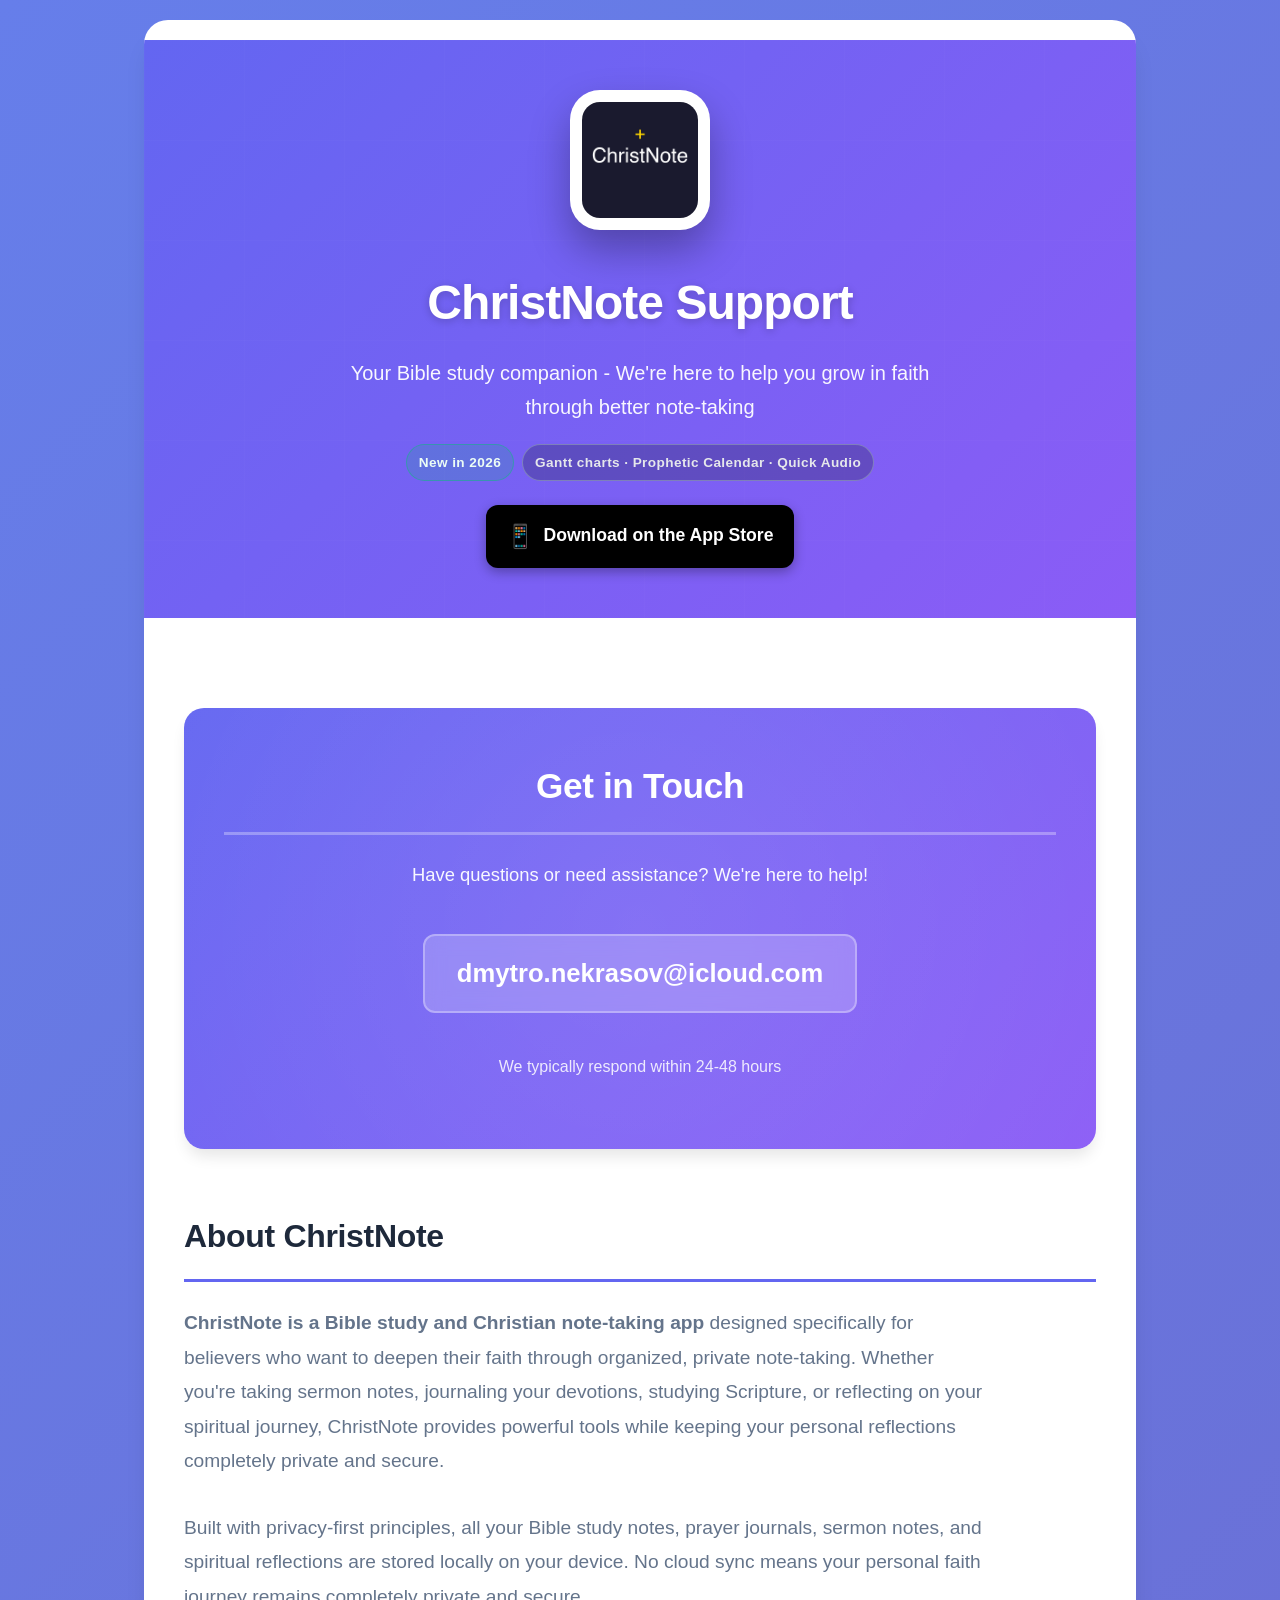
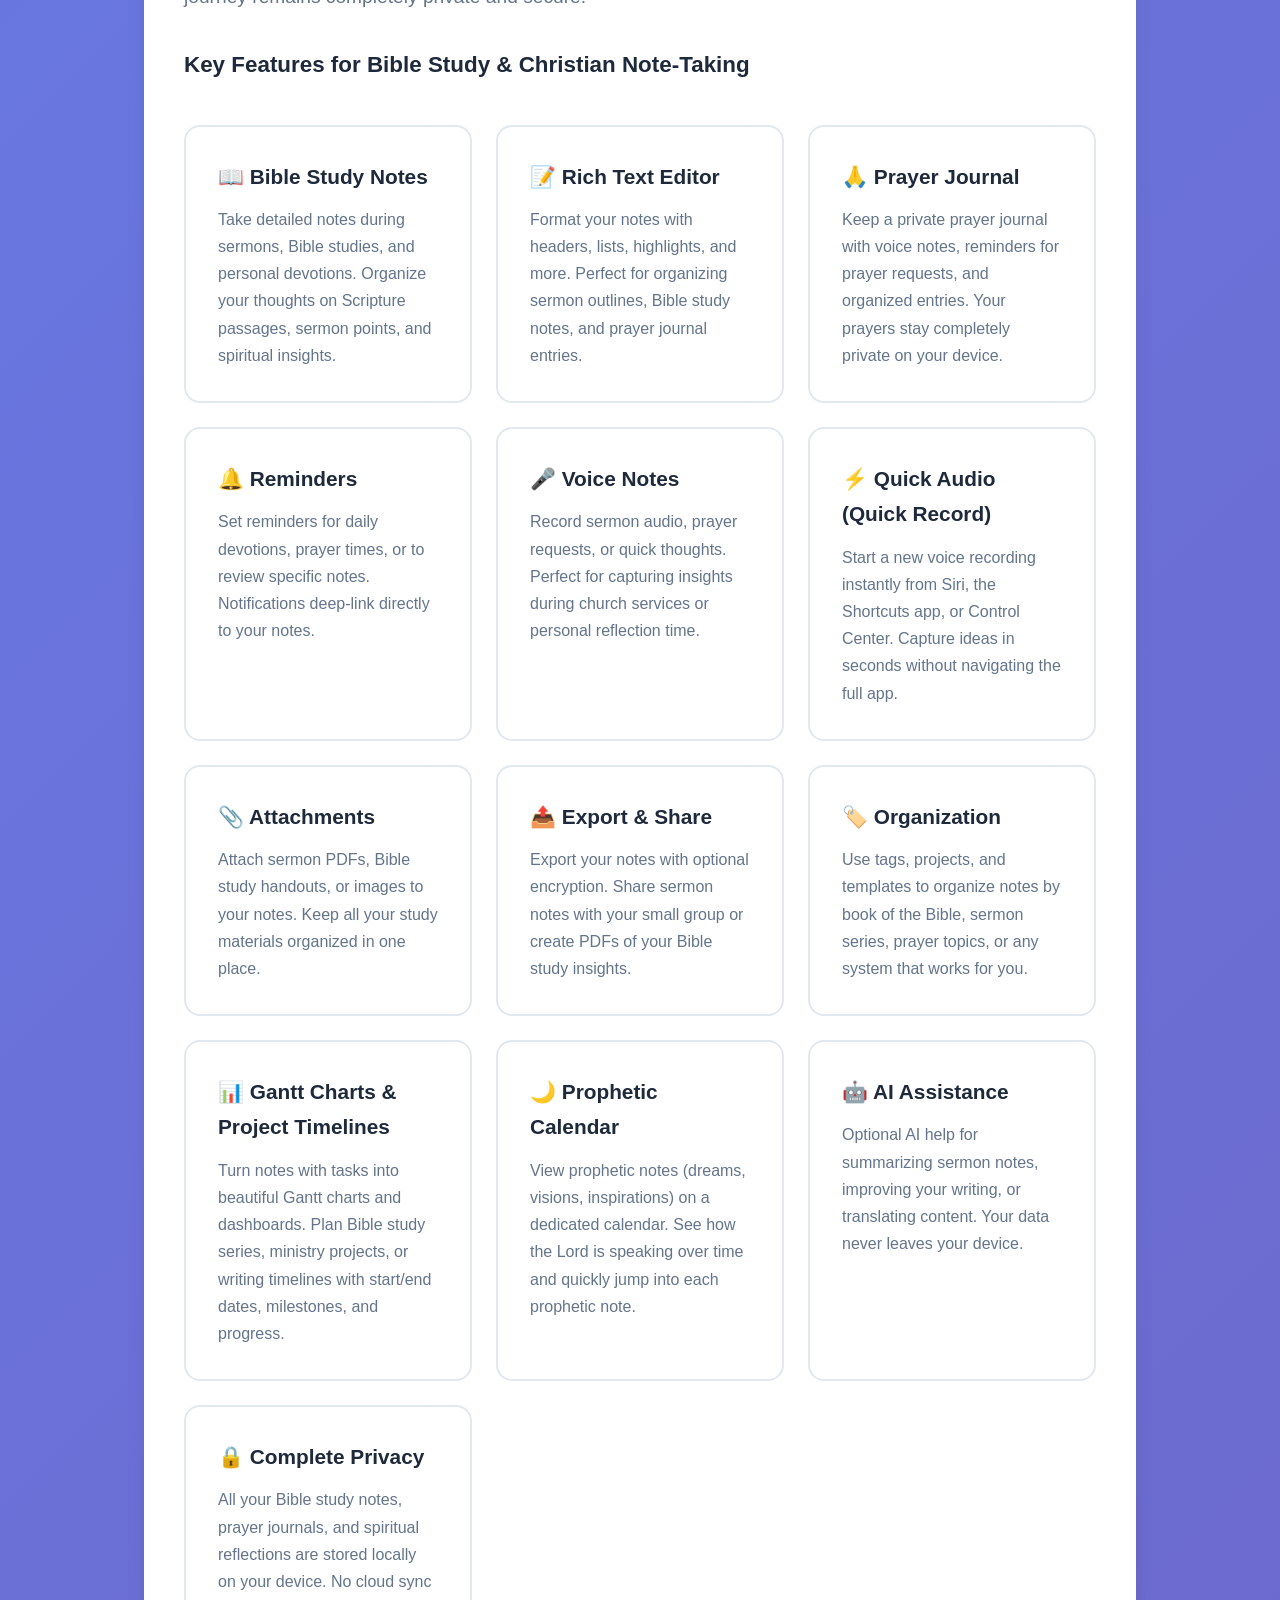
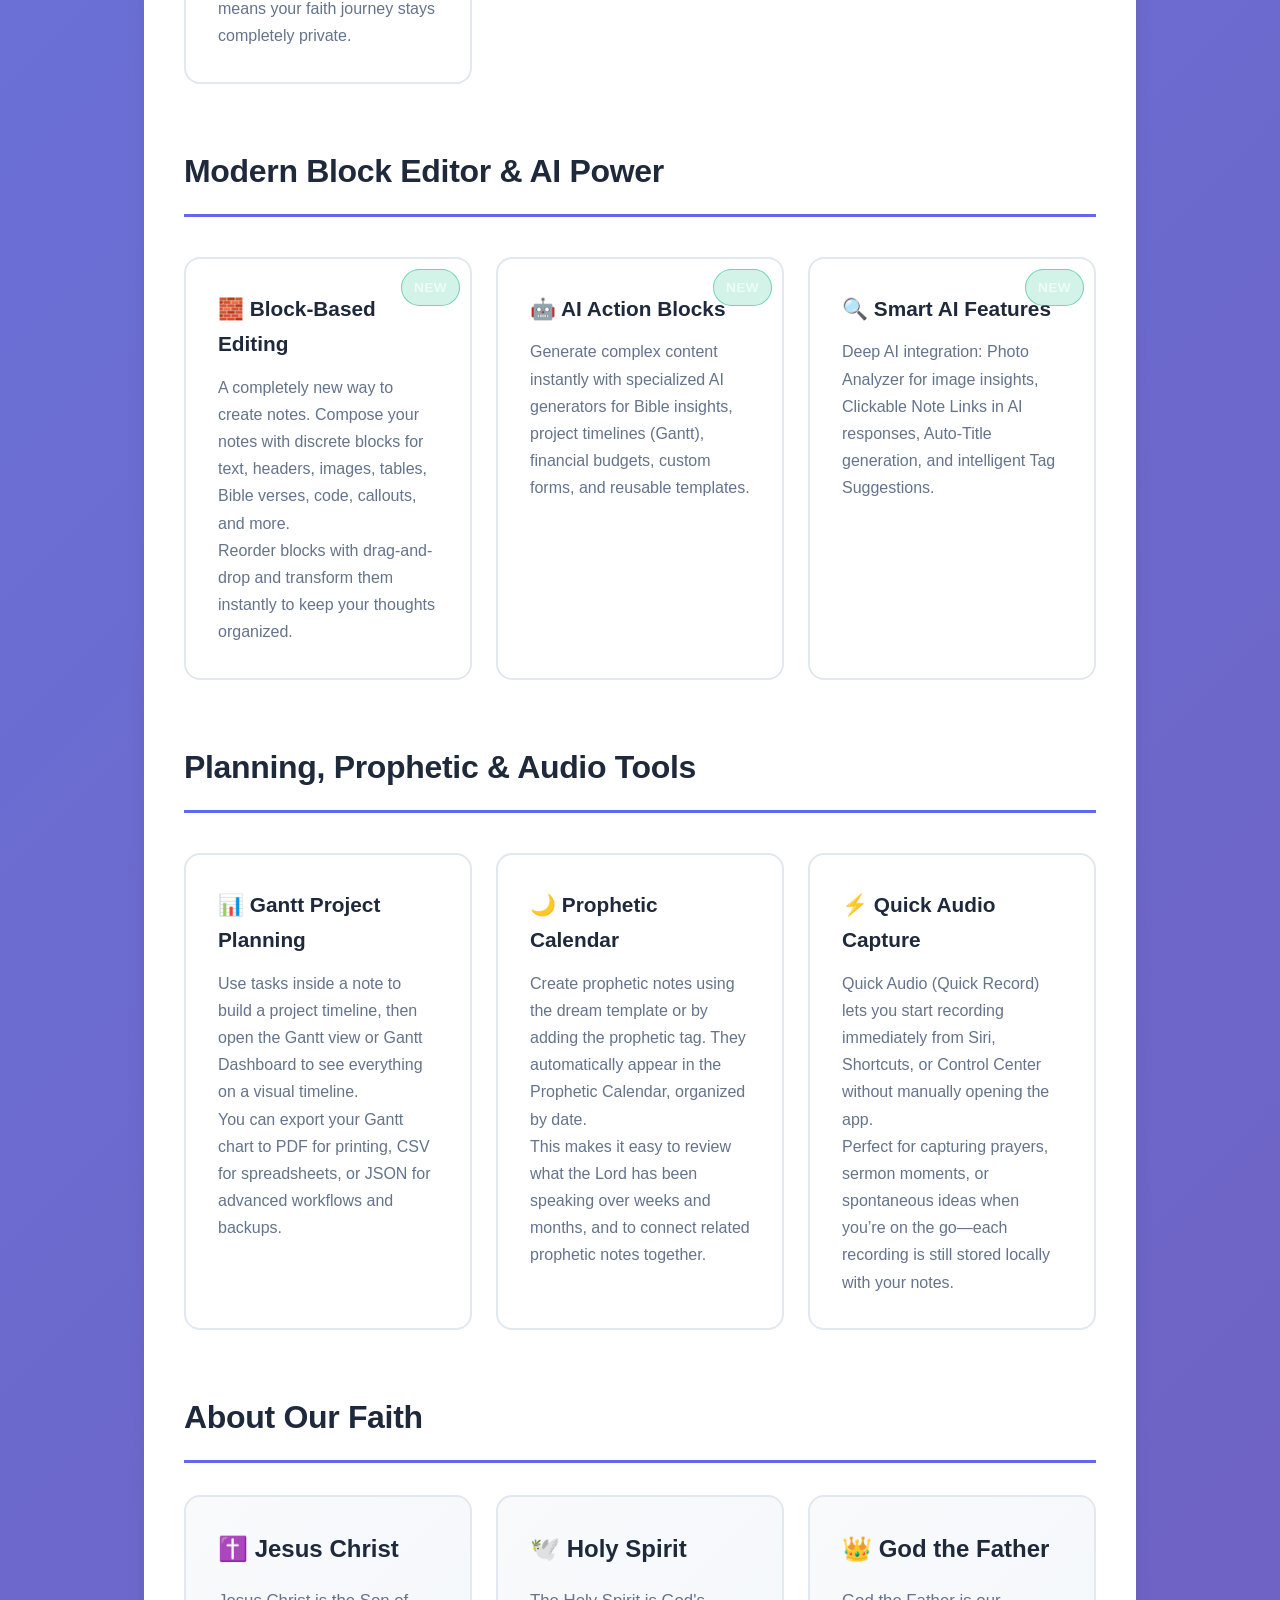
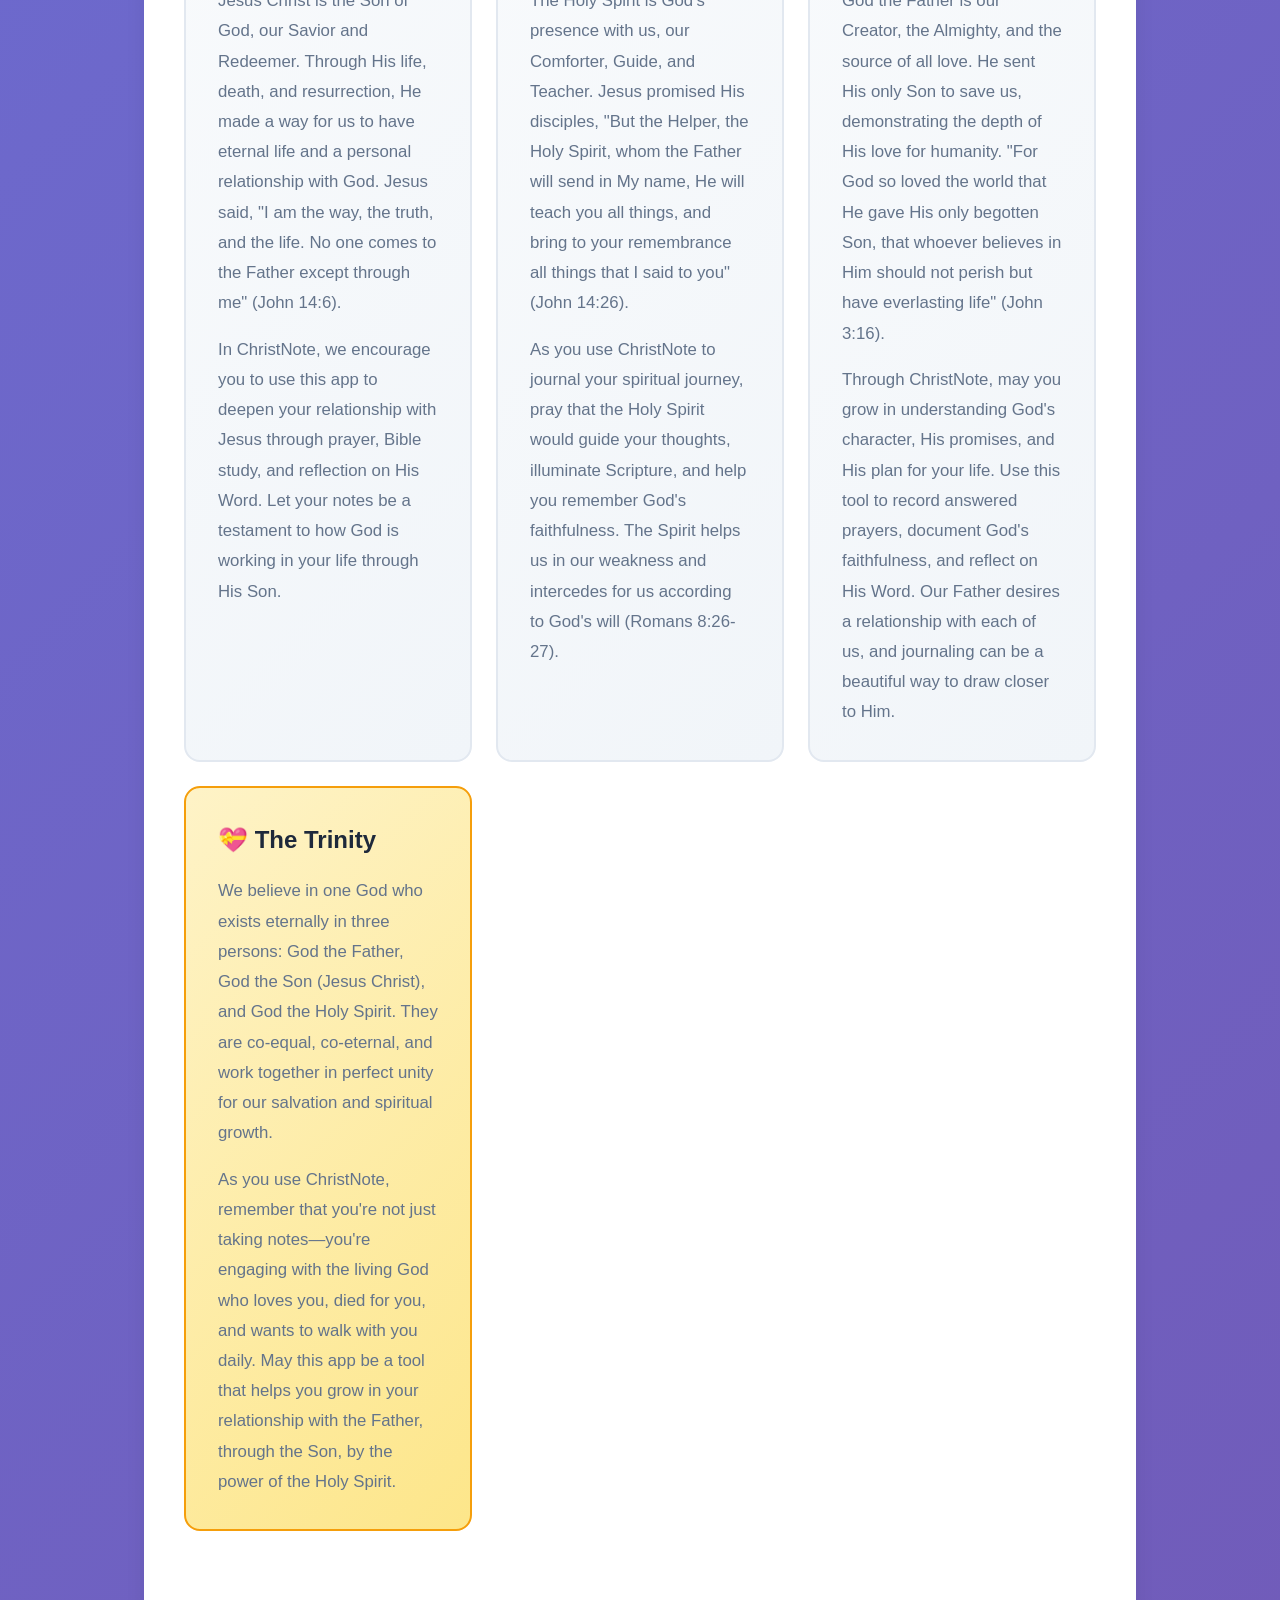
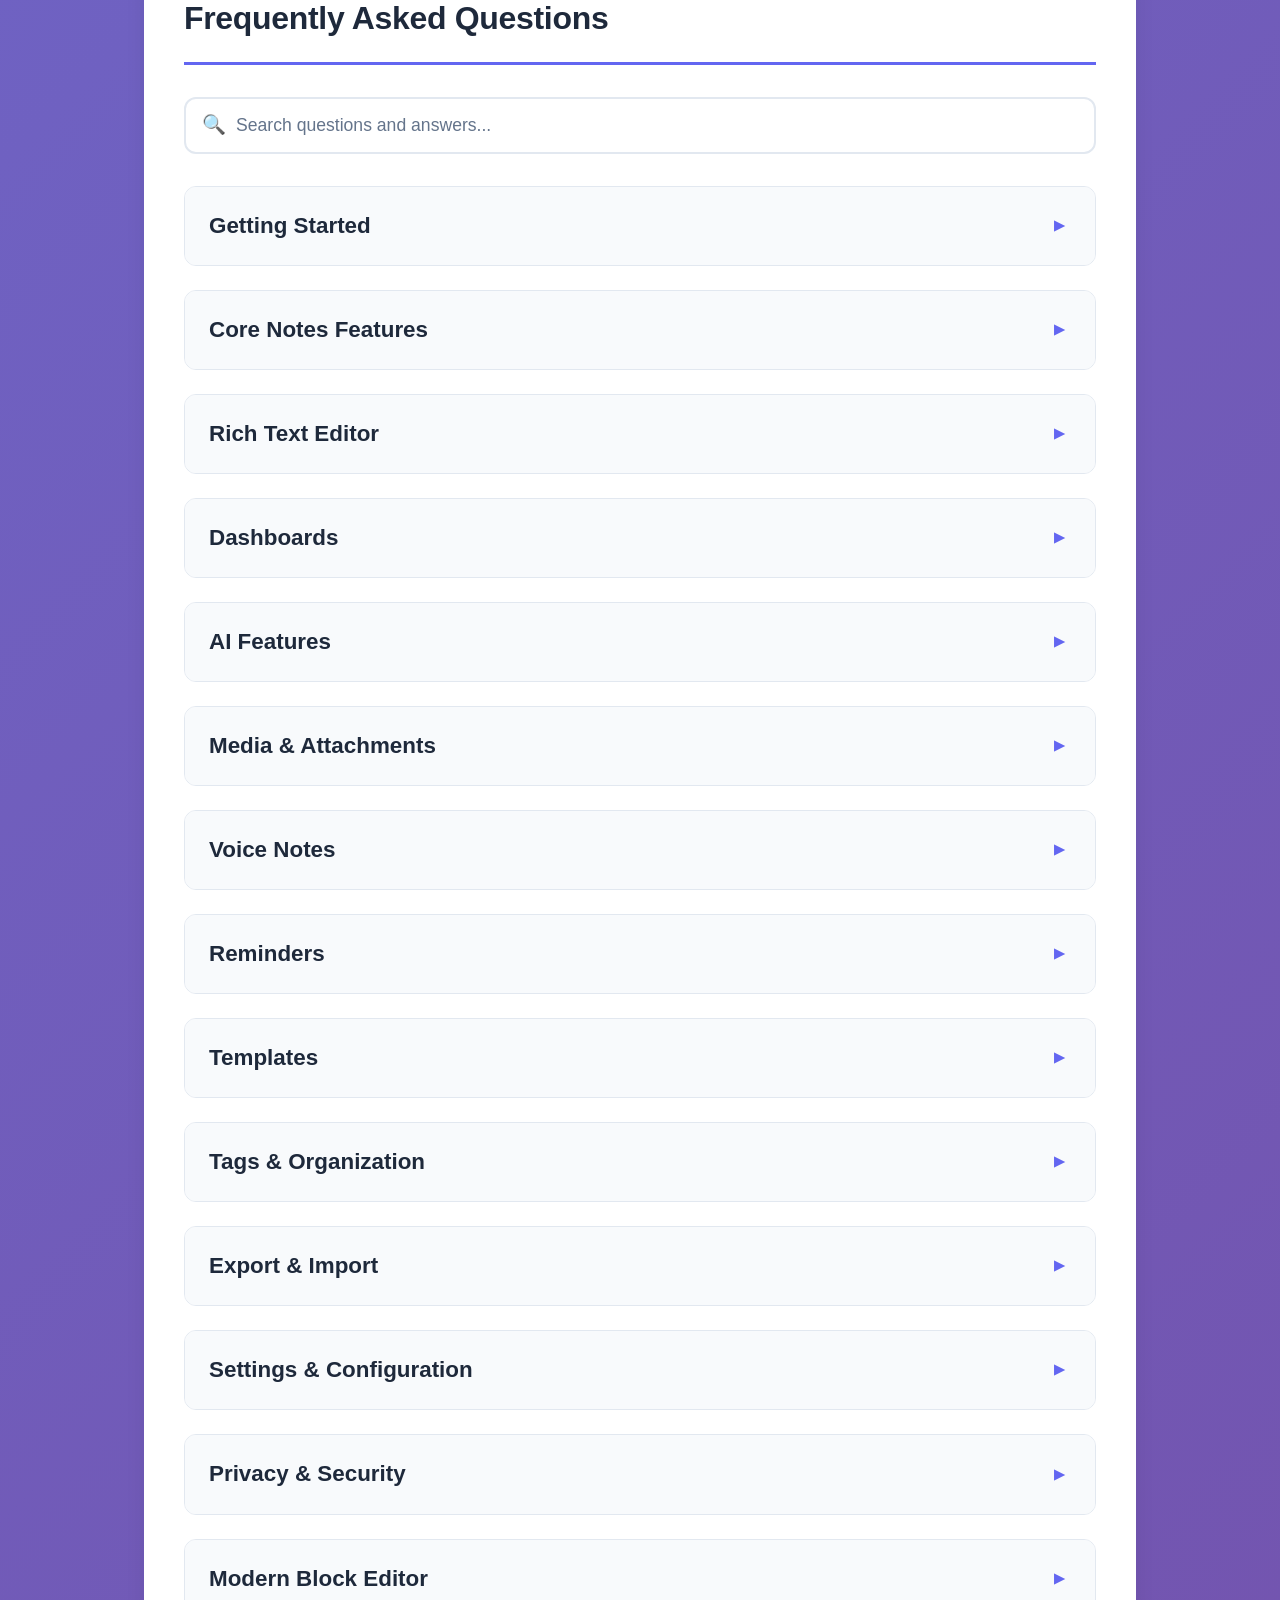
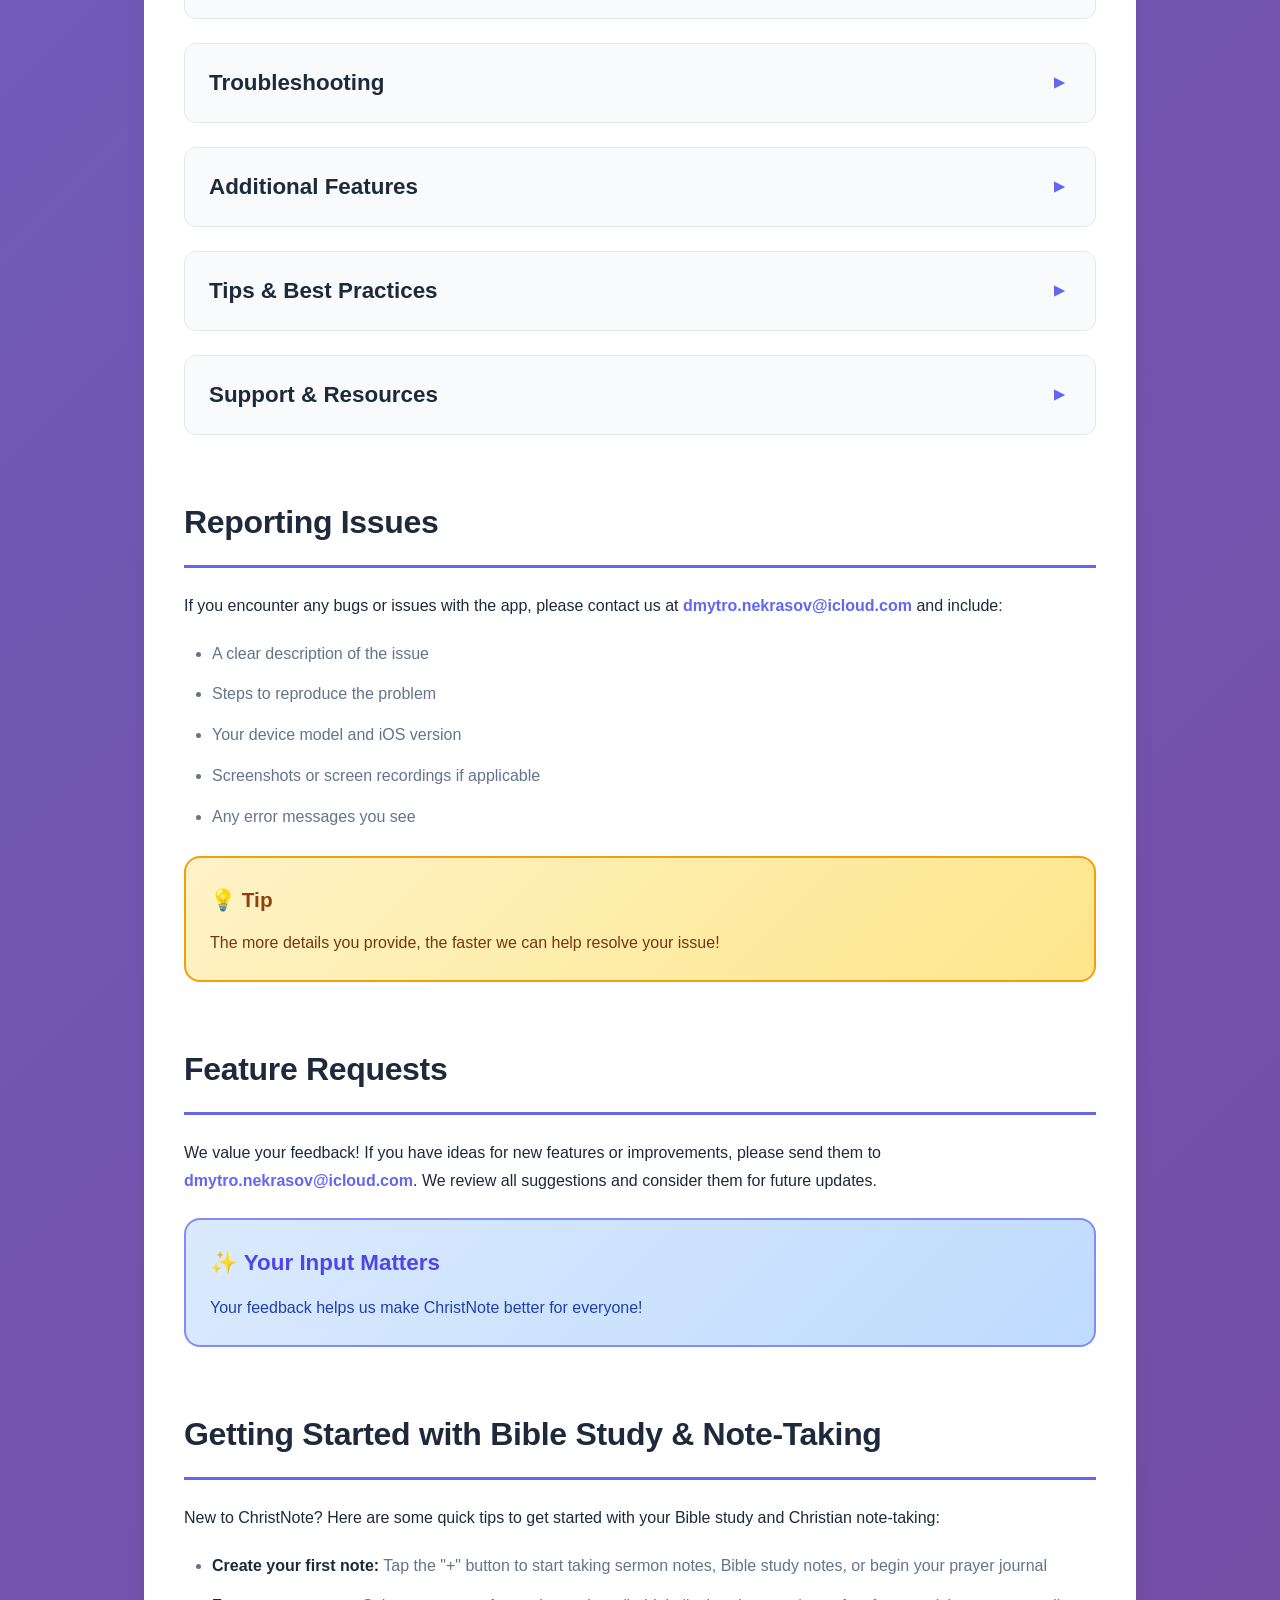
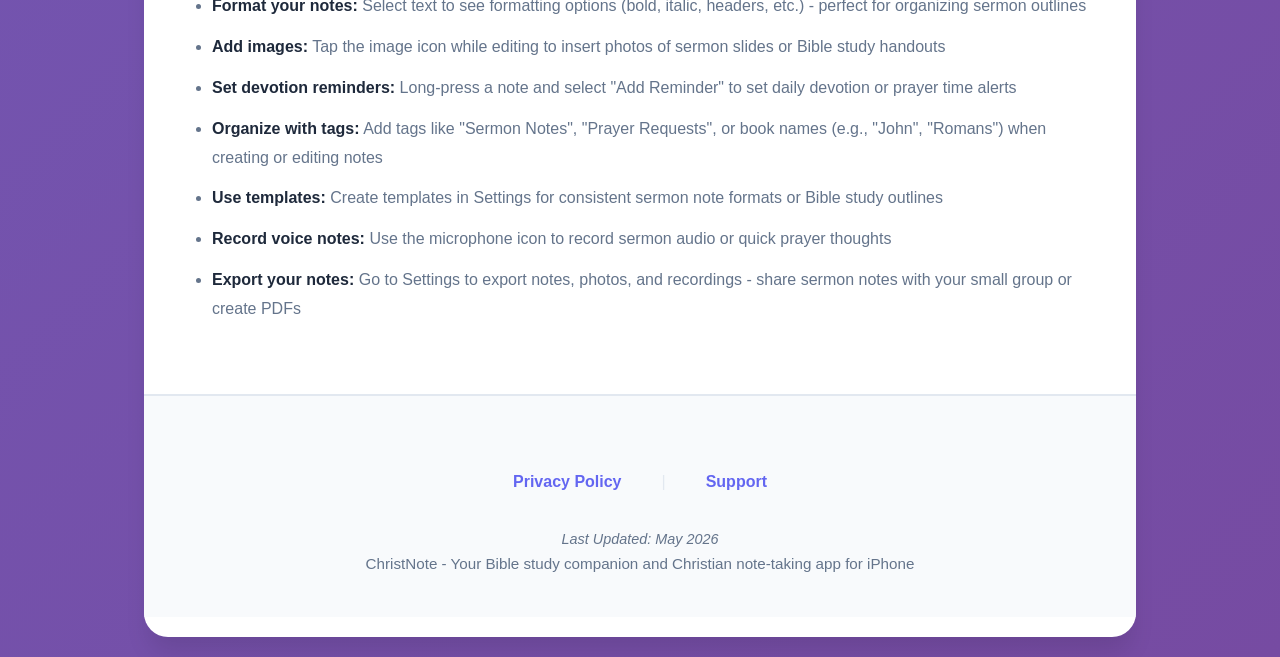
<file: index.html>
<!DOCTYPE html>
<html lang="en">
<head>
    <meta charset="UTF-8">
    <meta name="viewport" content="width=device-width, initial-scale=1.0">
    <meta name="description" content="ChristNote Support - Get help with your Bible study notes, sermon notes, prayer journal, and Christian note-taking app for iPhone.">
    <title>Support - ChristNote | Bible Study & Christian Note-Taking App</title>
    <link rel="stylesheet" href="style.css">
    <style>
        * {
            margin: 0;
            padding: 0;
            box-sizing: border-box;
        }
        
        :root {
            --primary-color: #6366f1;
            --primary-dark: #4f46e5;
            --primary-light: #818cf8;
            --secondary-color: #8b5cf6;
            --text-primary: #1e293b;
            --text-secondary: #64748b;
            --bg-light: #f8fafc;
            --bg-white: #ffffff;
            --border-color: #e2e8f0;
            --success-color: #10b981;
            --warning-color: #f59e0b;
            --shadow-sm: 0 1px 2px 0 rgba(0, 0, 0, 0.05);
            --shadow-md: 0 4px 6px -1px rgba(0, 0, 0, 0.1);
            --shadow-lg: 0 10px 15px -3px rgba(0, 0, 0, 0.1);
            --shadow-xl: 0 20px 25px -5px rgba(0, 0, 0, 0.1);
        }
        
        body {
            font-family: -apple-system, BlinkMacSystemFont, 'Segoe UI', Roboto, 'Helvetica Neue', Arial, sans-serif;
            line-height: 1.7;
            color: var(--text-primary);
            background: linear-gradient(135deg, #667eea 0%, #764ba2 100%);
            min-height: 100vh;
            padding: 20px;
            font-size: 16px;
        }
        
        .container {
            max-width: 1000px;
            margin: 0 auto;
            background-color: var(--bg-white);
            border-radius: 24px;
            box-shadow: var(--shadow-xl);
            overflow: hidden;
        }
        
        .header {
            background: linear-gradient(135deg, var(--primary-color) 0%, var(--secondary-color) 100%);
            padding: 50px 40px;
            text-align: center;
            color: white;
            position: relative;
            overflow: hidden;
        }
        
        .header::before {
            content: '';
            position: absolute;
            top: 0;
            left: 0;
            right: 0;
            bottom: 0;
            background: url('data:image/svg+xml,<svg width="100" height="100" xmlns="http://www.w3.org/2000/svg"><defs><pattern id="grid" width="100" height="100" patternUnits="userSpaceOnUse"><path d="M 100 0 L 0 0 0 100" fill="none" stroke="rgba(255,255,255,0.1)" stroke-width="1"/></pattern></defs><rect width="100" height="100" fill="url(%23grid)"/></svg>');
            opacity: 0.3;
        }
        
        .header-content {
            position: relative;
            z-index: 1;
        }
        
        .logo-container {
            margin-bottom: 24px;
        }
        
        .logo {
            width: 140px;
            height: 140px;
            border-radius: 30px;
            box-shadow: 0 20px 40px rgba(0,0,0,0.3);
            background: white;
            padding: 12px;
            transition: transform 0.3s ease;
        }
        
        .logo:hover {
            transform: scale(1.05);
        }
        
        .header h1 {
            font-size: 3em;
            margin-bottom: 12px;
            font-weight: 800;
            letter-spacing: -0.02em;
            text-shadow: 0 2px 8px rgba(0,0,0,0.2);
        }
        
        .header p {
            font-size: 1.25em;
            opacity: 0.95;
            font-weight: 400;
            max-width: 600px;
            margin: 0 auto;
        }
        
        .badge-row {
            margin-top: 20px;
            display: flex;
            flex-wrap: wrap;
            justify-content: center;
            gap: 8px;
        }
        
        .badge {
            display: inline-flex;
            align-items: center;
            padding: 6px 12px;
            border-radius: 999px;
            font-size: 0.85em;
            font-weight: 600;
            letter-spacing: 0.03em;
        }
        
        .badge-new {
            background: rgba(16, 185, 129, 0.18);
            color: #ecfdf5;
            border: 1px solid rgba(16, 185, 129, 0.5);
        }
        
        .badge-outline {
            background: rgba(15, 23, 42, 0.25);
            color: #e5e7eb;
            border: 1px solid rgba(148, 163, 184, 0.6);
        }
        
        .content {
            padding: 50px 40px;
        }
        
        .section {
            margin-bottom: 60px;
        }
        
        .section:last-child {
            margin-bottom: 0;
        }
        
        h2 {
            color: var(--text-primary);
            font-size: 2em;
            margin-bottom: 24px;
            padding-bottom: 16px;
            border-bottom: 3px solid var(--primary-color);
            font-weight: 700;
            letter-spacing: -0.01em;
        }
        
        h3 {
            color: var(--text-primary);
            font-size: 1.4em;
            margin-bottom: 16px;
            font-weight: 600;
        }
        
        .contact-section {
            background: linear-gradient(135deg, var(--primary-color) 0%, var(--secondary-color) 100%);
            padding: 48px 40px;
            border-radius: 20px;
            margin: 40px 0;
            text-align: center;
            color: white;
            box-shadow: var(--shadow-lg);
            position: relative;
            overflow: hidden;
        }
        
        .contact-section::before {
            content: '';
            position: absolute;
            top: -50%;
            right: -50%;
            width: 200%;
            height: 200%;
            background: radial-gradient(circle, rgba(255,255,255,0.1) 0%, transparent 70%);
            animation: pulse 4s ease-in-out infinite;
        }
        
        @keyframes pulse {
            0%, 100% { transform: scale(1); opacity: 0.5; }
            50% { transform: scale(1.1); opacity: 0.8; }
        }
        
        .contact-section-content {
            position: relative;
            z-index: 1;
        }
        
        .contact-section h2 {
            color: white;
            border-bottom: 3px solid rgba(255,255,255,0.3);
            margin-bottom: 24px;
            font-size: 2.2em;
        }
        
        .contact-section p {
            color: rgba(255,255,255,0.95);
            font-size: 1.15em;
            margin-bottom: 20px;
        }
        
        .contact-email {
            display: inline-block;
            font-size: 1.6em;
            font-weight: 700;
            color: white;
            background: rgba(255,255,255,0.2);
            padding: 16px 32px;
            border-radius: 12px;
            margin: 24px 0;
            backdrop-filter: blur(10px);
            border: 2px solid rgba(255,255,255,0.3);
            transition: all 0.3s ease;
        }
        
        .contact-email:hover {
            background: rgba(255,255,255,0.3);
            transform: translateY(-2px);
            box-shadow: 0 8px 20px rgba(0,0,0,0.2);
        }
        
        .contact-email a {
            color: white;
            text-decoration: none;
        }
        
        .intro-text {
            font-size: 1.2em;
            color: var(--text-secondary);
            margin-bottom: 32px;
            line-height: 1.8;
            max-width: 800px;
        }
        
        .features-grid {
            display: grid;
            grid-template-columns: repeat(auto-fit, minmax(280px, 1fr));
            gap: 24px;
            margin: 40px 0;
        }
        
        .feature-card {
            background: var(--bg-white);
            padding: 32px;
            border-radius: 16px;
            border: 2px solid var(--border-color);
            transition: all 0.3s ease;
            position: relative;
            overflow: hidden;
        }
        
        .feature-card::before {
            content: '';
            position: absolute;
            top: 0;
            left: 0;
            width: 4px;
            height: 100%;
            background: linear-gradient(180deg, var(--primary-color), var(--secondary-color));
            transform: scaleY(0);
            transition: transform 0.3s ease;
        }
        
        .feature-card:hover {
            transform: translateY(-4px);
            box-shadow: var(--shadow-lg);
            border-color: var(--primary-light);
        }
        
        .feature-card:hover::before {
            transform: scaleY(1);
        }
        
        .feature-card h3 {
            color: var(--text-primary);
            font-size: 1.3em;
            margin-bottom: 12px;
            font-weight: 600;
            display: flex;
            align-items: center;
            gap: 8px;
        }
        
        .feature-card p {
            color: var(--text-secondary);
            font-size: 1em;
            line-height: 1.7;
            margin: 0;
        }
        
        .faq-section-wrapper {
            margin-bottom: 24px;
            border: 1px solid var(--border-color);
            border-radius: 12px;
            overflow: hidden;
            background: var(--bg-white);
            transition: all 0.3s ease;
        }
        
        .faq-section-wrapper:hover {
            box-shadow: var(--shadow-md);
        }
        
        .faq-section-header {
            padding: 20px 24px;
            cursor: pointer;
            display: flex;
            align-items: center;
            justify-content: space-between;
            background: var(--bg-light);
            transition: background 0.2s ease;
            user-select: none;
        }
        
        .faq-section-header:hover {
            background: #f1f5f9;
        }
        
        .faq-section-header h3 {
            margin: 0;
            color: var(--text-primary);
            font-size: 1.4em;
            font-weight: 600;
            flex: 1;
        }
        
        .faq-section-toggle {
            width: 24px;
            height: 24px;
            display: flex;
            align-items: center;
            justify-content: center;
            color: var(--primary-color);
            font-size: 1.2em;
            transition: transform 0.3s ease;
            flex-shrink: 0;
        }
        
        .faq-section-wrapper.collapsed .faq-section-toggle {
            transform: rotate(-90deg);
        }
        
        .faq-section-content {
            max-height: 0;
            overflow: hidden;
            transition: max-height 0.4s ease-out, padding 0.3s ease;
            padding: 0 24px;
        }
        
        .faq-section-wrapper:not(.collapsed) .faq-section-content {
            max-height: 10000px;
            padding: 24px;
        }
        
        .faq-container {
            display: flex;
            flex-direction: column;
            gap: 16px;
        }
        
        .faq-item {
            background: var(--bg-light);
            padding: 24px;
            border-radius: 12px;
            border: 1px solid var(--border-color);
            transition: all 0.3s ease;
            cursor: pointer;
        }
        
        .faq-item:hover {
            background: white;
            box-shadow: var(--shadow-md);
            border-color: var(--primary-light);
        }
        
        .faq-question {
            font-weight: 700;
            color: var(--text-primary);
            margin-bottom: 12px;
            font-size: 1.15em;
            display: flex;
            align-items: center;
            gap: 12px;
        }
        
        .faq-question::before {
            content: '❓';
            font-size: 1.2em;
        }
        
        .faq-answer {
            color: var(--text-secondary);
            line-height: 1.8;
            padding-left: 32px;
        }
        
        ul {
            padding-left: 28px;
            margin: 20px 0;
        }
        
        li {
            margin: 12px 0;
            color: var(--text-secondary);
            line-height: 1.8;
        }
        
        li strong {
            color: var(--text-primary);
            font-weight: 600;
        }
        
        .link {
            color: var(--primary-color);
            text-decoration: none;
            font-weight: 600;
            transition: all 0.2s ease;
            border-bottom: 2px solid transparent;
        }
        
        .link:hover {
            color: var(--primary-dark);
            border-bottom-color: var(--primary-color);
        }
        
        .button {
            display: inline-block;
            padding: 14px 32px;
            background: linear-gradient(135deg, var(--primary-color) 0%, var(--secondary-color) 100%);
            color: white;
            text-decoration: none;
            border-radius: 12px;
            font-weight: 600;
            margin: 8px 8px 8px 0;
            transition: all 0.3s ease;
            box-shadow: var(--shadow-md);
            font-size: 1em;
        }
        
        .button:hover {
            transform: translateY(-2px);
            box-shadow: var(--shadow-lg);
        }
        
        .button:active {
            transform: translateY(0);
        }
        
        .highlight-box {
            background: linear-gradient(135deg, #fef3c7 0%, #fde68a 100%);
            border: 2px solid var(--warning-color);
            padding: 24px;
            border-radius: 16px;
            margin: 24px 0;
        }
        
        .highlight-box h3 {
            color: #92400e;
            margin-bottom: 12px;
            font-size: 1.3em;
            display: flex;
            align-items: center;
            gap: 8px;
        }
        
        .highlight-box p {
            color: #78350f;
            margin: 0;
            font-weight: 500;
        }
        
        .info-box {
            background: linear-gradient(135deg, #dbeafe 0%, #bfdbfe 100%);
            border: 2px solid var(--primary-light);
            padding: 24px;
            border-radius: 16px;
            margin: 24px 0;
        }
        
        .info-box h3 {
            color: var(--primary-dark);
            margin-bottom: 12px;
        }
        
        .info-box p {
            color: #1e40af;
            margin: 0;
        }
        
        .footer {
            background: var(--bg-light);
            padding: 40px;
            text-align: center;
            border-top: 2px solid var(--border-color);
        }
        
        .footer-links {
            margin: 24px 0;
            display: flex;
            justify-content: center;
            align-items: center;
            gap: 24px;
            flex-wrap: wrap;
        }
        
        .footer-links a {
            color: var(--primary-color);
            text-decoration: none;
            font-weight: 600;
            padding: 8px 16px;
            border-radius: 8px;
            transition: all 0.2s ease;
        }
        
        .footer-links a:hover {
            background: rgba(99, 102, 241, 0.1);
            color: var(--primary-dark);
        }
        
        .footer-links span {
            color: var(--border-color);
        }
        
        .last-updated {
            color: var(--text-secondary);
            font-style: italic;
            font-size: 0.9em;
            margin-top: 24px;
        }
        
        .tagline {
            margin-top: 16px;
            color: var(--text-secondary);
            font-size: 0.95em;
            font-weight: 500;
        }
        
        .app-store-link {
            display: inline-block;
            margin-top: 24px;
            transition: transform 0.3s ease, opacity 0.3s ease;
        }
        
        .app-store-link:hover {
            transform: scale(1.05);
            opacity: 0.9;
        }
        
        .app-store-badge {
            display: inline-block;
            background: #000;
            color: white;
            padding: 12px 20px;
            border-radius: 12px;
            text-decoration: none;
            font-weight: 600;
            font-size: 1.1em;
            box-shadow: 0 4px 12px rgba(0, 0, 0, 0.3);
            transition: all 0.3s ease;
            display: flex;
            align-items: center;
            gap: 8px;
        }
        
        .app-store-badge:hover {
            background: #1a1a1a;
            box-shadow: 0 6px 16px rgba(0, 0, 0, 0.4);
        }
        
        .app-store-badge::before {
            content: '📱';
            font-size: 1.3em;
        }
        
        .search-container {
            margin: 32px 0;
            position: relative;
        }
        
        .search-input {
            width: 100%;
            padding: 16px 20px 16px 50px;
            font-size: 1.1em;
            border: 2px solid var(--border-color);
            border-radius: 12px;
            background: var(--bg-white);
            color: var(--text-primary);
            transition: all 0.3s ease;
            font-family: inherit;
        }
        
        .search-input:focus {
            outline: none;
            border-color: var(--primary-color);
            box-shadow: 0 0 0 3px rgba(99, 102, 241, 0.1);
        }
        
        .search-input::placeholder {
            color: var(--text-secondary);
        }
        
        .search-icon {
            position: absolute;
            left: 18px;
            top: 50%;
            transform: translateY(-50%);
            color: var(--text-secondary);
            font-size: 1.2em;
            pointer-events: none;
        }
        
        .search-results-count {
            margin-top: 12px;
            color: var(--text-secondary);
            font-size: 0.95em;
        }
        
        .faq-section-wrapper.hidden {
            display: none;
        }
        
        .faq-item.hidden {
            display: none;
        }
        
        .no-results {
            text-align: center;
            padding: 40px 20px;
            color: var(--text-secondary);
            font-size: 1.1em;
        }
        
        .no-results-icon {
            font-size: 3em;
            margin-bottom: 16px;
        }
        
        .spiritual-content {
            display: grid;
            grid-template-columns: repeat(auto-fit, minmax(280px, 1fr));
            gap: 24px;
            margin-top: 32px;
        }
        
        .spiritual-card {
            background: linear-gradient(135deg, #f8fafc 0%, #f1f5f9 100%);
            padding: 32px;
            border-radius: 16px;
            border: 2px solid var(--border-color);
            transition: all 0.3s ease;
            position: relative;
            overflow: hidden;
        }
        
        .spiritual-card::before {
            content: '';
            position: absolute;
            top: 0;
            left: 0;
            width: 4px;
            height: 100%;
            background: linear-gradient(180deg, var(--primary-color), var(--secondary-color));
            transform: scaleY(0);
            transition: transform 0.3s ease;
        }
        
        .spiritual-card:hover {
            transform: translateY(-4px);
            box-shadow: var(--shadow-lg);
            border-color: var(--primary-light);
        }
        
        .spiritual-card:hover::before {
            transform: scaleY(1);
        }
        
        .spiritual-card.highlight {
            background: linear-gradient(135deg, #fef3c7 0%, #fde68a 100%);
            border-color: var(--warning-color);
        }
        
        .spiritual-card h3 {
            color: var(--text-primary);
            font-size: 1.5em;
            margin-bottom: 16px;
            font-weight: 700;
            display: flex;
            align-items: center;
            gap: 8px;
        }
        
        .spiritual-card p {
            color: var(--text-secondary);
            font-size: 1.05em;
            line-height: 1.8;
            margin-bottom: 16px;
        }
        
        .spiritual-card p:last-child {
            margin-bottom: 0;
        }
        
        @media (max-width: 768px) {
            body {
                padding: 12px;
            }
            
            .header {
                padding: 40px 24px;
            }
            
            .header h1 {
                font-size: 2.2em;
            }
            
            .header p {
                font-size: 1.1em;
            }
            
            .content {
                padding: 32px 24px;
            }
            
            .section {
                margin-bottom: 48px;
            }
            
            h2 {
                font-size: 1.7em;
            }
            
            .features-grid {
                grid-template-columns: 1fr;
                gap: 20px;
            }
            
            .logo {
                width: 120px;
                height: 120px;
            }
            
            .contact-section {
                padding: 32px 24px;
            }
            
            .contact-email {
                font-size: 1.3em;
                padding: 14px 24px;
            }
            
            .faq-answer {
                padding-left: 0;
            }
        }
        
        @media (max-width: 480px) {
            .header h1 {
                font-size: 1.8em;
            }
            
            .contact-email {
                font-size: 1.1em;
                word-break: break-all;
            }
            
            .app-store-badge {
                font-size: 0.95em;
                padding: 10px 16px;
            }
            
            .search-input {
                font-size: 1em;
                padding: 14px 18px 14px 45px;
            }
            
            .search-icon {
                left: 15px;
                font-size: 1.1em;
            }
            
            .faq-section-header {
                padding: 16px 20px;
            }
            
            .faq-section-header h3 {
                font-size: 1.2em;
            }
            
            .faq-item {
                padding: 20px;
            }
            
            .faq-question {
                font-size: 1.05em;
            }
            
            .faq-answer {
                font-size: 0.95em;
                padding-left: 0;
            }
            
            .spiritual-content {
                grid-template-columns: 1fr;
                gap: 20px;
            }
            
            .spiritual-card {
                padding: 24px;
            }
            
            .spiritual-card h3 {
                font-size: 1.3em;
            }
            
            .spiritual-card p {
                font-size: 1em;
            }
            
            .search-container {
                margin: 24px 0;
            }
        }
    </style>
</head>
<body>
    <div class="container">
        <div class="header">
            <div class="header-content">
                <div class="logo-container">
                    <img src="app-icon.png" alt="ChristNote Logo" class="logo">
                </div>
                <h1>ChristNote Support</h1>
                <p>Your Bible study companion - We're here to help you grow in faith through better note-taking</p>
                <div class="badge-row">
                    <span class="badge badge-new">New in 2026</span>
                    <span class="badge badge-outline">Gantt charts · Prophetic Calendar · Quick Audio</span>
                </div>
                <div class="app-store-link">
                    <a href="https://apps.apple.com/de/app/christnote/id6757015110?l=en-GB" target="_blank" rel="noopener noreferrer" class="app-store-badge">
                        Download on the App Store
                    </a>
                </div>
            </div>
        </div>
        
        <div class="content">
            <div class="section">
                <div class="contact-section">
                    <div class="contact-section-content">
                        <h2>Get in Touch</h2>
                        <p>Have questions or need assistance? We're here to help!</p>
                        <div class="contact-email">
                            <a href="mailto:dmytro.nekrasov@icloud.com">dmytro.nekrasov@icloud.com</a>
                        </div>
                        <p style="margin-top: 16px; font-size: 1em; opacity: 0.9;">We typically respond within 24-48 hours</p>
                    </div>
                </div>
            </div>

            <div class="section">
                <h2>About ChristNote</h2>
                <p class="intro-text">
                    <strong>ChristNote is a Bible study and Christian note-taking app</strong> designed specifically for believers who want to deepen their faith through organized, private note-taking. Whether you're taking sermon notes, journaling your devotions, studying Scripture, or reflecting on your spiritual journey, ChristNote provides powerful tools while keeping your personal reflections completely private and secure.
                </p>
                <p class="intro-text">
                    Built with privacy-first principles, all your Bible study notes, prayer journals, sermon notes, and spiritual reflections are stored locally on your device. No cloud sync means your personal faith journey remains completely private and secure.
                </p>
                
                <h3>Key Features for Bible Study & Christian Note-Taking</h3>
                <div class="features-grid">
                    <div class="feature-card">
                        <h3>📖 Bible Study Notes</h3>
                        <p>Take detailed notes during sermons, Bible studies, and personal devotions. Organize your thoughts on Scripture passages, sermon points, and spiritual insights.</p>
                    </div>
                    
                    <div class="feature-card">
                        <h3>📝 Rich Text Editor</h3>
                        <p>Format your notes with headers, lists, highlights, and more. Perfect for organizing sermon outlines, Bible study notes, and prayer journal entries.</p>
                    </div>
                    
                    <div class="feature-card">
                        <h3>🙏 Prayer Journal</h3>
                        <p>Keep a private prayer journal with voice notes, reminders for prayer requests, and organized entries. Your prayers stay completely private on your device.</p>
                    </div>
                    
                    <div class="feature-card">
                        <h3>🔔 Reminders</h3>
                        <p>Set reminders for daily devotions, prayer times, or to review specific notes. Notifications deep-link directly to your notes.</p>
                    </div>
                    
                    <div class="feature-card">
                        <h3>🎤 Voice Notes</h3>
                        <p>Record sermon audio, prayer requests, or quick thoughts. Perfect for capturing insights during church services or personal reflection time.</p>
                    </div>
                    
                    <div class="feature-card">
                        <h3>⚡ Quick Audio (Quick Record)</h3>
                        <p>Start a new voice recording instantly from Siri, the Shortcuts app, or Control Center. Capture ideas in seconds without navigating the full app.</p>
                    </div>
                    
                    <div class="feature-card">
                        <h3>📎 Attachments</h3>
                        <p>Attach sermon PDFs, Bible study handouts, or images to your notes. Keep all your study materials organized in one place.</p>
                    </div>
                    
                    <div class="feature-card">
                        <h3>📤 Export & Share</h3>
                        <p>Export your notes with optional encryption. Share sermon notes with your small group or create PDFs of your Bible study insights.</p>
                    </div>
                    
                    <div class="feature-card">
                        <h3>🏷️ Organization</h3>
                        <p>Use tags, projects, and templates to organize notes by book of the Bible, sermon series, prayer topics, or any system that works for you.</p>
                    </div>
                    
                    <div class="feature-card">
                        <h3>📊 Gantt Charts & Project Timelines</h3>
                        <p>Turn notes with tasks into beautiful Gantt charts and dashboards. Plan Bible study series, ministry projects, or writing timelines with start/end dates, milestones, and progress.</p>
                    </div>
                    
                    <div class="feature-card">
                        <h3>🌙 Prophetic Calendar</h3>
                        <p>View prophetic notes (dreams, visions, inspirations) on a dedicated calendar. See how the Lord is speaking over time and quickly jump into each prophetic note.</p>
                    </div>
                    
                    <div class="feature-card">
                        <h3>🤖 AI Assistance</h3>
                        <p>Optional AI help for summarizing sermon notes, improving your writing, or translating content. Your data never leaves your device.</p>
                    </div>
                    
                    <div class="feature-card">
                        <h3>🔒 Complete Privacy</h3>
                        <p>All your Bible study notes, prayer journals, and spiritual reflections are stored locally on your device. No cloud sync means your faith journey stays completely private.</p>
                    </div>
                </div>
            </div>

            <div class="section">
                
            <div class="section">
                <h2>Modern Block Editor & AI Power</h2>
                <div class="features-grid">
                    <div class="feature-card">
                        <span class="badge badge-new" style="position: absolute; top: 10px; right: 10px;">NEW</span>
                        <h3>🧱 Block-Based Editing</h3>
                        <p>A completely new way to create notes. Compose your notes with discrete blocks for text, headers, images, tables, Bible verses, code, callouts, and more.</p>
                        <p>Reorder blocks with drag-and-drop and transform them instantly to keep your thoughts organized.</p>
                    </div>
                    
                    <div class="feature-card">
                        <span class="badge badge-new" style="position: absolute; top: 10px; right: 10px;">NEW</span>
                        <h3>🤖 AI Action Blocks</h3>
                        <p>Generate complex content instantly with specialized AI generators for Bible insights, project timelines (Gantt), financial budgets, custom forms, and reusable templates.</p>
                    </div>

                    <div class="feature-card">
                        <span class="badge badge-new" style="position: absolute; top: 10px; right: 10px;">NEW</span>
                        <h3>🔍 Smart AI Features</h3>
                        <p>Deep AI integration: Photo Analyzer for image insights, Clickable Note Links in AI responses, Auto-Title generation, and intelligent Tag Suggestions.</p>
                    </div>
                </div>
            </div>

            <h2>Planning, Prophetic & Audio Tools</h2>
                <div class="features-grid">
                    <div class="feature-card">
                        <h3>📊 Gantt Project Planning</h3>
                        <p>Use tasks inside a note to build a project timeline, then open the Gantt view or Gantt Dashboard to see everything on a visual timeline.</p>
                        <p>You can export your Gantt chart to PDF for printing, CSV for spreadsheets, or JSON for advanced workflows and backups.</p>
                    </div>
                    <div class="feature-card">
                        <h3>🌙 Prophetic Calendar</h3>
                        <p>Create prophetic notes using the dream template or by adding the prophetic tag. They automatically appear in the Prophetic Calendar, organized by date.</p>
                        <p>This makes it easy to review what the Lord has been speaking over weeks and months, and to connect related prophetic notes together.</p>
                    </div>
                    <div class="feature-card">
                        <h3>⚡ Quick Audio Capture</h3>
                        <p>Quick Audio (Quick Record) lets you start recording immediately from Siri, Shortcuts, or Control Center without manually opening the app.</p>
                        <p>Perfect for capturing prayers, sermon moments, or spontaneous ideas when you’re on the go—each recording is still stored locally with your notes.</p>
                    </div>
                </div>
            </div>

            <div class="section">
                <h2>About Our Faith</h2>
                <div class="spiritual-content">
                    <div class="spiritual-card">
                        <h3>✝️ Jesus Christ</h3>
                        <p>Jesus Christ is the Son of God, our Savior and Redeemer. Through His life, death, and resurrection, He made a way for us to have eternal life and a personal relationship with God. Jesus said, "I am the way, the truth, and the life. No one comes to the Father except through me" (John 14:6).</p>
                        <p>In ChristNote, we encourage you to use this app to deepen your relationship with Jesus through prayer, Bible study, and reflection on His Word. Let your notes be a testament to how God is working in your life through His Son.</p>
                    </div>
                    
                    <div class="spiritual-card">
                        <h3>🕊️ Holy Spirit</h3>
                        <p>The Holy Spirit is God's presence with us, our Comforter, Guide, and Teacher. Jesus promised His disciples, "But the Helper, the Holy Spirit, whom the Father will send in My name, He will teach you all things, and bring to your remembrance all things that I said to you" (John 14:26).</p>
                        <p>As you use ChristNote to journal your spiritual journey, pray that the Holy Spirit would guide your thoughts, illuminate Scripture, and help you remember God's faithfulness. The Spirit helps us in our weakness and intercedes for us according to God's will (Romans 8:26-27).</p>
                    </div>
                    
                    <div class="spiritual-card">
                        <h3>👑 God the Father</h3>
                        <p>God the Father is our Creator, the Almighty, and the source of all love. He sent His only Son to save us, demonstrating the depth of His love for humanity. "For God so loved the world that He gave His only begotten Son, that whoever believes in Him should not perish but have everlasting life" (John 3:16).</p>
                        <p>Through ChristNote, may you grow in understanding God's character, His promises, and His plan for your life. Use this tool to record answered prayers, document God's faithfulness, and reflect on His Word. Our Father desires a relationship with each of us, and journaling can be a beautiful way to draw closer to Him.</p>
                    </div>
                    
                    <div class="spiritual-card highlight">
                        <h3>💝 The Trinity</h3>
                        <p>We believe in one God who exists eternally in three persons: God the Father, God the Son (Jesus Christ), and God the Holy Spirit. They are co-equal, co-eternal, and work together in perfect unity for our salvation and spiritual growth.</p>
                        <p>As you use ChristNote, remember that you're not just taking notes—you're engaging with the living God who loves you, died for you, and wants to walk with you daily. May this app be a tool that helps you grow in your relationship with the Father, through the Son, by the power of the Holy Spirit.</p>
                    </div>
                </div>
            </div>

                        <div class="section">
                <h2>Frequently Asked Questions</h2>
                <div class="search-container">
                    <div class="search-icon">🔍</div>
                    <input type="text" class="search-input" id="faqSearch" placeholder="Search questions and answers...">
                    <div class="search-results-count" id="searchResultsCount"></div>
                </div>
                <div class="faq-section-wrapper collapsed">
                    <div class="faq-section-header">
                        <h3>Getting Started</h3>
                        <span class="faq-section-toggle">▼</span>
                    </div>
                    <div class="faq-section-content">
                        <div class="faq-container">
                            <div class="faq-item">
                                <div class="faq-question">What is ChristNote?</div>
                                <div class="faq-answer">ChristNote is a privacy-first notes app for iOS with rich text editing, reminders, voice notes, attachments, and optional AI assistance. Notes are stored locally on-device by default.</div>
                            </div>
                            <div class="faq-item">
                                <div class="faq-question">What iOS version is required?</div>
                                <div class="faq-answer">iOS 15.0 or later is required. The app supports iPhone 13 and newer, including iPhone 17.</div>
                            </div>
                            <div class="faq-item">
                                <div class="faq-question">How do I create my first note?</div>
                                <div class="faq-answer">Tap the floating "+" button (if enabled) or tap the "Local Notes" tab and use the create button. You can also use the template picker to create notes from templates.</div>
                            </div>
                            <div class="faq-item">
                                <div class="faq-question">How do I navigate between different sections?</div>
                                <div class="faq-answer">Use the bottom menu bar to switch between tabs. You can hide the menu by tapping the chevron down button, and show it again by tapping the icon in the bottom-right corner.</div>
                            </div>
                            <div class="faq-item">
                                <div class="faq-question">Can I customize which tabs appear in the menu?</div>
                                <div class="faq-answer">Yes, go to Settings → Dashboards to enable or disable specific dashboard tabs. You can also reorder tabs in Settings → Appearance → Tab Order.<br><br>---</div>
                            </div>
                        </div>
                    </div>
                </div>
                <div class="faq-section-wrapper collapsed">
                    <div class="faq-section-header">
                        <h3>Core Notes Features</h3>
                        <span class="faq-section-toggle">▼</span>
                    </div>
                    <div class="faq-section-content">
                <div class="faq-container">
                    <div class="faq-item">
                        <div class="faq-question">How do I create a new note?</div>
                        <div class="faq-answer">• Tap the floating "+" button (if enabled)<br>• Tap "Create Note" from the template picker<br>• Use the app icon shortcut "New Note"<br>• Swipe down on the notes list and tap "Create Note"</div>
                    </div>
                    <div class="faq-item">
                        <div class="faq-question">How do I edit a note?</div>
                        <div class="faq-answer">Tap any note in the list to open it. The editor opens automatically and you can start typing.</div>
                    </div>
                    <div class="faq-item">
                        <div class="faq-question">How do I delete a note?</div>
                        <div class="faq-answer">• Swipe left on a note in the list and tap "Delete"<br>• Open a note, tap the menu (⋮) button, and select "Delete"<br>• Use multi-select mode: tap the selection icon, select notes, then tap delete</div>
                    </div>
                    <div class="faq-item">
                        <div class="faq-question">Can I recover deleted notes?</div>
                        <div class="faq-answer">Yes! Go to Settings → Data Management → Deleted Notes to view and restore deleted notes. Notes are kept for 30 days before permanent deletion.</div>
                    </div>
                    <div class="faq-item">
                        <div class="faq-question">How do I pin a note to the top?</div>
                        <div class="faq-answer">• Swipe right on a note in the list and tap "Pin"<br>• Open a note, tap the menu (⋮) button, and select "Pin"<br>• Use multi-select mode to pin multiple notes at once</div>
                    </div>
                    <div class="faq-item">
                        <div class="faq-question">How do I search for notes?</div>
                        <div class="faq-answer">Use the search bar at the top of the notes list. You can search by note content, tags, or note names.</div>
                    </div>
                    <div class="faq-item">
                        <div class="faq-question">Can I sort my notes?</div>
                        <div class="faq-answer">Yes, go to Settings → Notes → Sort Order. Options include:<br>• Most Recent (default)<br>• Oldest First<br>• Alphabetical</div>
                    </div>
                    <div class="faq-item">
                        <div class="faq-question">What are note names?</div>
                        <div class="faq-answer">Notes can have optional names/titles. If not set, the app extracts the first line or header as a preview. You can set a custom name by tapping the note name field at the top of the editor.</div>
                    </div>
                    <div class="faq-item">
                        <div class="faq-question">How do I rename a note?</div>
                        <div class="faq-answer">Open the note and tap on the name field at the top. You can also use the menu (⋮) → "Rename Note".</div>
                    </div>
                    <div class="faq-item">
                        <div class="faq-question">What are projects?</div>
                        <div class="faq-answer">Projects help organize notes into groups. You can assign notes to projects and filter by project in the notes list.</div>
                    </div>
                    <div class="faq-item">
                        <div class="faq-question">How do I assign a note to a project?</div>
                        <div class="faq-answer">Open a note, tap the menu (⋮) button, and select "Assign to Project". You can also use multi-select to assign multiple notes.</div>
                    </div>
                    <div class="faq-item">
                        <div class="faq-question">Can I filter notes by project?</div>
                        <div class="faq-answer">Yes, use the filter bar in the notes list to select a project filter.</div>
                    </div>
                    <div class="faq-item">
                        <div class="faq-question">What is multi-select mode?</div>
                        <div class="faq-answer">Tap the selection icon (checkmark) in the notes list toolbar to enter multi-select mode. You can then select multiple notes and perform bulk actions like delete, pin, tag, or assign to project.</div>
                    </div>
                    <div class="faq-item">
                        <div class="faq-question">How do I duplicate a note?</div>
                        <div class="faq-answer">Open a note, tap the menu (⋮) button, and select "Duplicate Note".</div>
                    </div>
                    <div class="faq-item">
                        <div class="faq-question">Can I share notes with other apps?</div>
                        <div class="faq-answer">Yes, open a note, tap the menu (⋮) button, and select "Share". You can export as PDF, RTF (Word-compatible), Markdown, or plain text.</div>
                    </div>
                    <div class="faq-item">
                        <div class="faq-question">What are connected notes?</div>
                        <div class="faq-answer">Connected notes allow you to link related notes together. This is useful for organizing related content, creating knowledge graphs, or building book chapters.</div>
                    </div>
                    <div class="faq-item">
                        <div class="faq-question">How do I connect notes?</div>
                        <div class="faq-answer">Open a note, tap the menu (⋮) button, and select "Connected Notes". Search and select notes to connect. Tap again to disconnect.</div>
                    </div>
                    <div class="faq-item">
                        <div class="faq-question">Can I see all notes connected to a specific note?</div>
                        <div class="faq-answer">Yes, connected notes appear at the bottom of the note editor. Tap on a connected note to open it.</div>
                    </div>
                    <div class="faq-item">
                        <div class="faq-question">What are prophetic notes?</div>
                        <div class="faq-answer">Prophetic notes are special note types for dreams, visions, and inspirations. They can be organized by type and viewed in a calendar format.</div>
                    </div>
                    <div class="faq-item">
                        <div class="faq-question">How do I create a prophetic note?</div>
                        <div class="faq-answer">Use the "dream" template or add the "prophetic" tag. You can also filter by prophetic type in the notes list.</div>
                    </div>
                    <div class="faq-item">
                        <div class="faq-question">What is the Prophetic Calendar?</div>
                        <div class="faq-answer">The Prophetic Calendar shows prophetic notes organized by date. Access it from the notes list or via app shortcuts.</div>
                    </div>
                    <div class="faq-item">
                        <div class="faq-question">Can I filter notes by prophetic type?</div>
                        <div class="faq-answer">Yes, use the prophetic type filter in the notes list to filter by Dream, Vision, or Inspiration.<br><br>---</div>
                    </div>
                        </div>
                    </div>
                </div>
                <div class="faq-section-wrapper collapsed">
                    <div class="faq-section-header">
                        <h3>Rich Text Editor</h3>
                        <span class="faq-section-toggle">▼</span>
                    </div>
                    <div class="faq-section-content">
                        <div class="faq-container">
                    <div class="faq-item">
                        <div class="faq-question">What editor engines are available?</div>
                        <div class="faq-answer">The app supports two editor engines:<br>• iOS Native Editor (default) - Uses UITextView for native iOS editing<br>• HTML Editor - Alternative editor for web-based content<br><br>You can switch between them in Settings → Editor → Editor Engine.</div>
                    </div>
                    <div class="faq-item">
                        <div class="faq-question">What formatting options are available?</div>
                        <div class="faq-answer">The editor supports:<br>• Headers (H1, H2, H3)<br>• Bold, Italic, Underline, Strikethrough<br>• Text highlighting (7 colors)<br>• Text alignment (left, center, right, justify)<br>• Bulleted lists<br>• Numbered lists<br>• Dividers<br>• Clear formatting</div>
                    </div>
                    <div class="faq-item">
                        <div class="faq-question">How do I format text?</div>
                        <div class="faq-answer">Select text and use the formatting toolbar that appears. You can also use keyboard shortcuts:<br>• **Bold:** ⌘B<br>• **Italic:** ⌘I<br>• **Underline:** ⌘U</div>
                    </div>
                    <div class="faq-item">
                        <div class="faq-question">What is Focus Mode?</div>
                        <div class="faq-answer">Focus Mode provides a distraction-free writing experience by hiding the header and other UI elements. It's enabled by default but can be toggled in Settings → Editor.</div>
                    </div>
                    <div class="faq-item">
                        <div class="faq-question">How do I exit Focus Mode?</div>
                        <div class="faq-answer">Tap the "Exit Focus Mode" button that appears, or swipe down from the top.</div>
                    </div>
                    <div class="faq-item">
                        <div class="faq-question">Can I customize the font?</div>
                        <div class="faq-answer">Yes, go to Settings → Editor → Font Family to choose from bundled Google fonts or system fonts.</div>
                    </div>
                    <div class="faq-item">
                        <div class="faq-question">Can I adjust line spacing?</div>
                        <div class="faq-answer">Yes, go to Settings → Editor → Line Spacing to adjust the spacing between lines.</div>
                    </div>
                    <div class="faq-item">
                        <div class="faq-question">How do I insert images?</div>
                        <div class="faq-answer">• Tap the image button in the formatting toolbar<br>• Use Photos picker to select images<br>• Paste images directly from clipboard<br>• Use the camera button to take photos</div>
                    </div>
                    <div class="faq-item">
                        <div class="faq-question">Can I resize images in notes?</div>
                        <div class="faq-answer">Yes, tap an image to select it, then use the resize options:<br>• Small (160px)<br>• Medium (240px)<br>• Large (320px)<br>• Fit to width</div>
                    </div>
                    <div class="faq-item">
                        <div class="faq-question">Can I draw on images?</div>
                        <div class="faq-answer">Yes, select an image and tap "Draw on Image" to open the drawing editor.</div>
                    </div>
                    <div class="faq-item">
                        <div class="faq-question">How do I insert a divider?</div>
                        <div class="faq-answer">Tap the divider button in the formatting toolbar, or type "---" and it will convert to a divider.</div>
                    </div>
                    <div class="faq-item">
                        <div class="faq-question">What are highlights?</div>
                        <div class="faq-answer">Highlights allow you to mark important text with colored backgrounds. There are 7 highlight colors available.</div>
                    </div>
                    <div class="faq-item">
                        <div class="faq-question">How do I highlight text?</div>
                        <div class="faq-answer">Select text and tap the highlight button in the formatting toolbar. Choose a color from the picker.</div>
                    </div>
                    <div class="faq-item">
                        <div class="faq-question">Can I remove highlighting?</div>
                        <div class="faq-answer">Yes, select highlighted text and tap "Clear Highlight" or choose "None" from the highlight color picker.</div>
                    </div>
                    <div class="faq-item">
                        <div class="faq-question">How do I create lists?</div>
                        <div class="faq-answer">Tap the list button in the formatting toolbar and choose "Bulleted List" or "Numbered List". You can also start typing "- " or "1. " to auto-create lists.</div>
                    </div>
                    <div class="faq-item">
                        <div class="faq-question">Can I nest lists?</div>
                        <div class="faq-answer">Yes, indent list items using the indent buttons or by tapping Tab on the keyboard.</div>
                    </div>
                    <div class="faq-item">
                        <div class="faq-question">How do I clear all formatting?</div>
                        <div class="faq-answer">Select text and tap "Clear Formatting" in the formatting toolbar.</div>
                    </div>
                    <div class="faq-item">
                        <div class="faq-question">Does the editor support Markdown?</div>
                        <div class="faq-answer">The editor doesn't use Markdown syntax during editing, but you can export notes as Markdown. Some Markdown features are supported through the formatting toolbar.</div>
                    </div>
                    <div class="faq-item">
                        <div class="faq-question">Can I undo/redo changes?</div>
                        <div class="faq-answer">Yes, shake your device or use the undo/redo buttons if available. Standard iOS text editing undo/redo works.</div>
                    </div>
                    <div class="faq-item">
                        <div class="faq-question">How do I copy formatted text?</div>
                        <div class="faq-answer">Select text and use the standard copy gesture or menu. Formatted text is preserved when pasting within the app.</div>
                    </div>
                    <div class="faq-item">
                        <div class="faq-question">Can I paste plain text only?</div>
                        <div class="faq-answer">Yes, when pasting, you'll see paste options. Choose "Paste as Plain Text" to remove formatting.<br><br>---</div>
                    </div>
                        </div>
                    </div>
                </div>
                <div class="faq-section-wrapper collapsed">
                    <div class="faq-section-header">
                        <h3>Dashboards</h3>
                        <span class="faq-section-toggle">▼</span>
                    </div>
                    <div class="faq-section-content">
                        <div class="faq-container">
                    <div class="faq-item">
                        <div class="faq-question">What are dashboards?</div>
                        <div class="faq-answer">Dashboards are specialized views that organize and display specific types of content:<br>• Highlights Dashboard<br>• Audio Dashboard<br>• Attachments Dashboard<br>• Secrets Dashboard<br>• Todo Dashboard<br>• Connected Notes Dashboard<br>• AI Communications Dashboard<br>• AI Overview Dashboard<br>• Canvas Dashboard<br>• Gantt Dashboard</div>
                    </div>
                    <div class="faq-item">
                        <div class="faq-question">How do I enable/disable dashboards?</div>
                        <div class="faq-answer">Go to Settings → Dashboards and toggle the dashboards you want to use.</div>
                    </div>
                    <div class="faq-item">
                        <div class="faq-question">What is the Highlights Dashboard?</div>
                        <div class="faq-answer">The Highlights Dashboard shows all highlighted text from your notes, organized by color. Useful for reviewing important passages.</div>
                    </div>
                    <div class="faq-item">
                        <div class="faq-question">How do I access highlighted text?</div>
                        <div class="faq-answer">Open the Highlights Dashboard tab, select a highlight color, and tap on any highlight to open the source note.</div>
                    </div>
                    <div class="faq-item">
                        <div class="faq-question">What is the Audio Dashboard?</div>
                        <div class="faq-answer">The Audio Dashboard shows all voice recordings attached to notes. You can play, rename, and manage recordings.</div>
                    </div>
                    <div class="faq-item">
                        <div class="faq-question">How do I play a voice recording?</div>
                        <div class="faq-answer">Open the Audio Dashboard, tap on a recording to play it. The player appears at the bottom with controls.</div>
                    </div>
                    <div class="faq-item">
                        <div class="faq-question">Can I rename voice recordings?</div>
                        <div class="faq-answer">Yes, tap the menu (⋮) next to a recording in the Audio Dashboard and select "Rename".</div>
                    </div>
                    <div class="faq-item">
                        <div class="faq-question">What is the Attachments Dashboard?</div>
                        <div class="faq-answer">The Attachments Dashboard lists all file attachments (PDFs, images, etc.) across all notes.</div>
                    </div>
                    <div class="faq-item">
                        <div class="faq-question">How do I open an attachment?</div>
                        <div class="faq-answer">Tap on an attachment in the Attachments Dashboard to open it. PDFs open in Quick Look.</div>
                    </div>
                    <div class="faq-item">
                        <div class="faq-question">What is the Secrets Dashboard?</div>
                        <div class="faq-answer">The Secrets Dashboard shows all notes tagged as "secret". These notes are encrypted and require authentication to view.</div>
                    </div>
                    <div class="faq-item">
                        <div class="faq-question">How do I create a secret note?</div>
                        <div class="faq-answer">Add the "secret" tag to a note, or use the "Create Secret Note" option. You'll be prompted to set a password.</div>
                    </div>
                    <div class="faq-item">
                        <div class="faq-question">How do I unlock a secret note?</div>
                        <div class="faq-answer">Tap on a secret note and enter your password or use Face ID/Touch ID if enabled.</div>
                    </div>
                    <div class="faq-item">
                        <div class="faq-question">What is the Todo Dashboard?</div>
                        <div class="faq-answer">The Todo Dashboard shows all notes with todo lists, organized by completion status.</div>
                    </div>
                    <div class="faq-item">
                        <div class="faq-question">How do I create a todo list?</div>
                        <div class="faq-answer">Use the "todo" template or add the "todo" tag to a note. Then tap the todo button in the editor toolbar.</div>
                    </div>
                    <div class="faq-item">
                        <div class="faq-question">Can I mark todos as complete?</div>
                        <div class="faq-answer">Yes, tap the checkbox next to each todo item to mark it complete or incomplete.</div>
                    </div>
                    <div class="faq-item">
                        <div class="faq-question">What is the Connected Notes Dashboard?</div>
                        <div class="faq-answer">The Connected Notes Dashboard shows a visual graph of all connected notes, helping you see relationships between notes.</div>
                    </div>
                    <div class="faq-item">
                        <div class="faq-question">What is the AI Communications Dashboard?</div>
                        <div class="faq-answer">The AI Communications Dashboard shows all AI interactions and conversations stored in your notes.</div>
                    </div>
                    <div class="faq-item">
                        <div class="faq-question">What is the AI Overview Dashboard?</div>
                        <div class="faq-answer">The AI Overview Dashboard uses AI to analyze and categorize all your notes, grouping them by meaning and themes.</div>
                    </div>
                    <div class="faq-item">
                        <div class="faq-question">How do I generate an AI Overview?</div>
                        <div class="faq-answer">Open the AI Overview Dashboard and tap "Generate Overview". You can customize the prompt or use the default.</div>
                    </div>
                    <div class="faq-item">
                        <div class="faq-question">What is the Canvas Dashboard?</div>
                        <div class="faq-answer">The Canvas Dashboard shows all canvas boards - visual workspaces for organizing notes spatially.</div>
                    </div>
                    <div class="faq-item">
                        <div class="faq-question">What is the Gantt Dashboard?</div>
                        <div class="faq-answer">The Gantt Dashboard collects all notes that contain project tasks and shows them as Gantt charts, so you can see timelines, milestones, and progress across your projects.</div>
                    </div>
                    <div class="faq-item">
                        <div class="faq-question">How do I create a Gantt chart?</div>
                        <div class="faq-answer">Create or open a note with tasks (for example using a Gantt or project template), then open the Gantt view from the Tasks &amp; Gantt area or via the Gantt Dashboard. You can export your chart as PDF, CSV, or JSON for sharing and backup.<br><br>---</div>
                    </div>
                    <div class="faq-item">
                        <div class="faq-question">How do I create a canvas?</div>
                        <div class="faq-answer">Open the Canvas Dashboard and tap "New Canvas". You can add notes to canvases by dragging or using the menu.</div>
                    </div>
                        </div>
                    </div>
                </div>
                <div class="faq-section-wrapper collapsed">
                    <div class="faq-section-header">
                        <h3>AI Features</h3>
                        <span class="faq-section-toggle">▼</span>
                    </div>
                    <div class="faq-section-content">
                        <div class="faq-container">
                    <div class="faq-item">
                        <div class="faq-question">Does the app require AI?</div>
                        <div class="faq-answer">No, AI features are completely optional. The app works fully without AI configured.</div>
                    </div>
                    <div class="faq-item">
                        <div class="faq-question">What AI providers are supported?</div>
                        <div class="faq-answer">The app supports:<br>• OpenAI (GPT models)<br>• Claude (Anthropic)<br>• DeepSeek<br><br>You can only use one provider at a time.</div>
                    </div>
                    <div class="faq-item">
                        <div class="faq-question">How do I set up AI?</div>
                        <div class="faq-answer">Go to Settings → AI Interactions → Setup. Enter your API key. See `Docs/AI_SETUP.md` for detailed instructions.</div>
                    </div>
                    <div class="faq-item">
                        <div class="faq-question">Where are API keys stored?</div>
                        <div class="faq-answer">API keys are stored securely in the iOS Keychain, not in plain text.</div>
                    </div>
                    <div class="faq-item">
                        <div class="faq-question">How do I ask AI a question in a note?</div>
                        <div class="faq-answer">Open a note, tap the AI button (sparkles icon) in the toolbar, type your question, and tap "Ask".</div>
                    </div>
                    <div class="faq-item">
                        <div class="faq-question">What can I do with AI responses?</div>
                        <div class="faq-answer">You can:<br>• Copy the response<br>• Append to note<br>• Replace note content<br>• Save the conversation</div>
                    </div>
                    <div class="faq-item">
                        <div class="faq-question">What are AI quick actions?</div>
                        <div class="faq-answer">Quick actions appear in the editor toolbar when AI is configured:<br>• Summarize<br>• Improve Writing<br>• Translate<br>• Format with AI</div>
                    </div>
                    <div class="faq-item">
                        <div class="faq-question">How do I use AI quick actions?</div>
                        <div class="faq-answer">Select text (or leave empty for the whole note) and tap a quick action button. The AI will process your selection.</div>
                    </div>
                    <div class="faq-item">
                        <div class="faq-question">What is AI Interpretation?</div>
                        <div class="faq-answer">AI Interpretation analyzes prophetic notes (dreams, visions) and provides insights. Access it from the note menu.</div>
                    </div>
                    <div class="faq-item">
                        <div class="faq-question">Can I customize AI prompts?</div>
                        <div class="faq-answer">Yes, go to Settings → AI Interactions to customize prompts for different actions.</div>
                    </div>
                    <div class="faq-item">
                        <div class="faq-question">What is AI Search?</div>
                        <div class="faq-answer">AI Search allows you to search notes using natural language queries, finding notes by meaning rather than exact text matches.</div>
                    </div>
                    <div class="faq-item">
                        <div class="faq-question">How do I use AI Search?</div>
                        <div class="faq-answer">Tap the AI Search button in the notes list and enter your query in natural language.</div>
                    </div>
                    <div class="faq-item">
                        <div class="faq-question">Can I see my AI usage/history?</div>
                        <div class="faq-answer">Yes, the AI Communications Dashboard shows all AI interactions. You can also view AI history per note in the note menu.</div>
                    </div>
                    <div class="faq-item">
                        <div class="faq-question">Are AI conversations saved?</div>
                        <div class="faq-answer">Yes, AI conversations are saved in notes. You can view them in the AI Communications Dashboard or within individual notes.</div>
                    </div>
                    <div class="faq-item">
                        <div class="faq-question">Can I delete AI conversations?</div>
                        <div class="faq-answer">Yes, open a note with AI conversations, tap the menu, and select "Delete AI Conversation" or remove individual messages.<br><br>---</div>
                    </div>
                        </div>
                    </div>
                </div>
                <div class="faq-section-wrapper collapsed">
                    <div class="faq-section-header">
                        <h3>Media & Attachments</h3>
                        <span class="faq-section-toggle">▼</span>
                    </div>
                    <div class="faq-section-content">
                        <div class="faq-container">
                    <div class="faq-item">
                        <div class="faq-question">What file types can I attach?</div>
                        <div class="faq-answer">You can attach:<br>• Images (JPEG, PNG, HEIC)<br>• PDFs<br>• Other document types supported by iOS</div>
                    </div>
                    <div class="faq-item">
                        <div class="faq-question">How do I attach a file to a note?</div>
                        <div class="faq-answer">• Open a note, tap the attachments button<br>• Select "Add Attachment"<br>• Choose from Files app, Photos, or Camera</div>
                    </div>
                    <div class="faq-item">
                        <div class="faq-question">Can I attach multiple files at once?</div>
                        <div class="faq-answer">Yes, use the "Add Multiple Attachments" option to select multiple files.</div>
                    </div>
                    <div class="faq-item">
                        <div class="faq-question">How do I view attachments?</div>
                        <div class="faq-answer">Tap the attachments button in a note to see all attachments. Tap on an attachment to open it.</div>
                    </div>
                    <div class="faq-item">
                        <div class="faq-question">Can I export all attachments?</div>
                        <div class="faq-answer">Yes, go to Settings → Data Management → Export All Attachments.</div>
                    </div>
                    <div class="faq-item">
                        <div class="faq-question">How do I delete an attachment?</div>
                        <div class="faq-answer">Open the attachments sheet in a note, swipe left on an attachment, and tap "Delete".</div>
                    </div>
                    <div class="faq-item">
                        <div class="faq-question">Are attachments stored locally?</div>
                        <div class="faq-answer">Yes, all attachments are stored locally on your device.</div>
                    </div>
                    <div class="faq-item">
                        <div class="faq-question">Can I resize images after inserting them?</div>
                        <div class="faq-answer">Yes, tap an image to select it, then use the resize options in the menu.</div>
                    </div>
                    <div class="faq-item">
                        <div class="faq-question">Can I draw on images?</div>
                        <div class="faq-answer">Yes, select an image and tap "Draw on Image" to open the drawing editor.</div>
                    </div>
                    <div class="faq-item">
                        <div class="faq-question">How do I insert images from Photos?</div>
                        <div class="faq-answer">Tap the image button in the toolbar, then select "Photos" and choose images from your photo library.</div>
                    </div>
                    <div class="faq-item">
                        <div class="faq-question">Do I need to grant photo permissions?</div>
                        <div class="faq-answer">Yes, the app will request permission the first time you try to access photos.</div>
                    </div>
                    <div class="faq-item">
                        <div class="faq-question">Can I take photos directly in the app?</div>
                        <div class="faq-answer">Yes, tap the camera button in the image picker to take a photo.</div>
                    </div>
                    <div class="faq-item">
                        <div class="faq-question">How do I export all photos from notes?</div>
                        <div class="faq-answer">Go to Settings → Data Management → Export All Photos.<br><br>---</div>
                    </div>
                        </div>
                    </div>
                </div>
                <div class="faq-section-wrapper collapsed">
                    <div class="faq-section-header">
                        <h3>Voice Notes</h3>
                        <span class="faq-section-toggle">▼</span>
                    </div>
                    <div class="faq-section-content">
                        <div class="faq-container">
                    <div class="faq-item">
                        <div class="faq-question">How do I record a voice note?</div>
                        <div class="faq-answer">• Open a note and tap the microphone button in the toolbar<br>• Or create a note with the "voice-note" tag</div>
                    </div>
                    <div class="faq-item">
                        <div class="faq-question">Can I pause and resume recording?</div>
                        <div class="faq-answer">Yes, the voice recorder has pause/resume controls.</div>
                    </div>
                    <div class="faq-item">
                        <div class="faq-question">How do I play a voice recording?</div>
                        <div class="faq-answer">Tap the play button on a voice recording in a note, or open the Audio Dashboard to see all recordings.</div>
                    </div>
                    <div class="faq-item">
                        <div class="faq-question">Can I rename voice recordings?</div>
                        <div class="faq-answer">Yes, tap the menu (⋮) next to a recording and select "Rename".</div>
                    </div>
                    <div class="faq-item">
                        <div class="faq-question">How do I delete a voice recording?</div>
                        <div class="faq-answer">Tap the menu (⋮) next to a recording and select "Delete".</div>
                    </div>
                    <div class="faq-item">
                        <div class="faq-question">Can I export voice recordings?</div>
                        <div class="faq-answer">Yes, go to Settings → Data Management → Export All Voice Recordings.</div>
                    </div>
                    <div class="faq-item">
                        <div class="faq-question">Where are voice recordings stored?</div>
                        <div class="faq-answer">Voice recordings are stored locally on your device, attached to notes.</div>
                    </div>
                    <div class="faq-item">
                        <div class="faq-question">What audio format is used?</div>
                        <div class="faq-answer">Recordings are stored in a standard iOS audio format (typically M4A).</div>
                    </div>
                    <div class="faq-item">
                        <div class="faq-question">Can I attach multiple voice recordings to one note?</div>
                        <div class="faq-answer">Yes, you can record multiple voice notes in a single note.</div>
                    </div>
                    <div class="faq-item">
                        <div class="faq-question">What is Quick Audio (Quick Record)?</div>
                        <div class="faq-answer">Quick Audio is a fast way to start a new voice recording from Siri, the Shortcuts app, or Control Center. It opens a lightweight recording sheet in ChristNote so you can capture ideas without searching for the right note first.</div>
                    </div>
                    <div class="faq-item">
                        <div class="faq-question">How do I use Quick Audio?</div>
                        <div class="faq-answer">Add the "Quick Record" shortcut from the Shortcuts app or ask Siri to "Quick record in ChristNote". The app opens directly to the quick audio recorder, and the recording is saved locally with your notes.<br><br>---</div>
                    </div>
                        </div>
                    </div>
                </div>
                <div class="faq-section-wrapper collapsed">
                    <div class="faq-section-header">
                        <h3>Reminders</h3>
                        <span class="faq-section-toggle">▼</span>
                    </div>
                    <div class="faq-section-content">
                        <div class="faq-container">
                    <div class="faq-item">
                        <div class="faq-question">How do I add a reminder to a note?</div>
                        <div class="faq-answer">• Swipe right on a note in the list and tap "Reminder"<br>• Open a note, tap the menu (⋮), and select "Add Reminder"<br>• Use multi-select to add reminders to multiple notes</div>
                    </div>
                    <div class="faq-item">
                        <div class="faq-question">Can I set recurring reminders?</div>
                        <div class="faq-answer">Yes, when creating a reminder, toggle "Repeat Daily" for daily reminders.</div>
                    </div>
                    <div class="faq-item">
                        <div class="faq-question">How do I edit a reminder?</div>
                        <div class="faq-answer">Go to Settings → Reminders, tap on a reminder, and edit the date/time.</div>
                    </div>
                    <div class="faq-item">
                        <div class="faq-question">How do I delete a reminder?</div>
                        <div class="faq-answer">Go to Settings → Reminders, swipe left on a reminder, and tap "Delete".</div>
                    </div>
                    <div class="faq-item">
                        <div class="faq-question">What happens when a reminder fires?</div>
                        <div class="faq-answer">You'll receive a notification. Tapping the notification opens the linked note directly.</div>
                    </div>
                    <div class="faq-item">
                        <div class="faq-question">Do reminders work when the app is closed?</div>
                        <div class="faq-answer">Yes, reminders use iOS notifications and work even when the app is closed.</div>
                    </div>
                    <div class="faq-item">
                        <div class="faq-question">Can I see all my reminders?</div>
                        <div class="faq-answer">Yes, go to Settings → Reminders to see a list of all reminders.</div>
                    </div>
                    <div class="faq-item">
                        <div class="faq-question">Do I need to grant notification permissions?</div>
                        <div class="faq-answer">Yes, the app will request notification permission when you create your first reminder.<br><br>---</div>
                    </div>
                        </div>
                    </div>
                </div>
                <div class="faq-section-wrapper collapsed">
                    <div class="faq-section-header">
                        <h3>Templates</h3>
                        <span class="faq-section-toggle">▼</span>
                    </div>
                    <div class="faq-section-content">
                        <div class="faq-container">
                    <div class="faq-item">
                        <div class="faq-question">What are templates?</div>
                        <div class="faq-answer">Templates are pre-formatted note structures that help you create notes quickly with consistent formatting.</div>
                    </div>
                    <div class="faq-item">
                        <div class="faq-question">How do I use a template?</div>
                        <div class="faq-answer">Tap the template picker button (or swipe down on notes list) and select a template. The note opens with the template content.</div>
                    </div>
                    <div class="faq-item">
                        <div class="faq-question">What templates are available?</div>
                        <div class="faq-answer">Default templates include:<br>• Blank Note<br>• Dream<br>• Todo List<br>• And more (customizable)</div>
                    </div>
                    <div class="faq-item">
                        <div class="faq-question">Can I create custom templates?</div>
                        <div class="faq-answer">Yes, go to Settings → Templates → Manage Templates to create, edit, or delete templates.</div>
                    </div>
                    <div class="faq-item">
                        <div class="faq-question">How do I edit a template?</div>
                        <div class="faq-answer">Go to Settings → Templates → Manage Templates, tap on a template, and select "Edit".</div>
                    </div>
                    <div class="faq-item">
                        <div class="faq-question">Can I delete templates?</div>
                        <div class="faq-answer">Yes, go to Settings → Templates → Manage Templates and swipe left on a template to delete it.</div>
                    </div>
                    <div class="faq-item">
                        <div class="faq-question">Are templates localized?</div>
                        <div class="faq-answer">Yes, templates support multiple languages. You can set the language when creating a template.<br><br>---</div>
                    </div>
                        </div>
                    </div>
                </div>
                <div class="faq-section-wrapper collapsed">
                    <div class="faq-section-header">
                        <h3>Tags & Organization</h3>
                        <span class="faq-section-toggle">▼</span>
                    </div>
                    <div class="faq-section-content">
                        <div class="faq-container">
                    <div class="faq-item">
                        <div class="faq-question">How do I add tags to a note?</div>
                        <div class="faq-answer">• Open a note and tap the tags button<br>• Or swipe right on a note in the list and tap "Tags"<br>• Use multi-select to tag multiple notes</div>
                    </div>
                    <div class="faq-item">
                        <div class="faq-question">How do I remove a tag?</div>
                        <div class="faq-answer">Open the tag editor and tap the X next to a tag, or swipe left on a tag in the tag bar.</div>
                    </div>
                    <div class="faq-item">
                        <div class="faq-question">Can I filter notes by tag?</div>
                        <div class="faq-answer">Yes, tap on a tag in the tag bar at the top of the notes list to filter.</div>
                    </div>
                    <div class="faq-item">
                        <div class="faq-question">How do I see all tags?</div>
                        <div class="faq-answer">Tags appear in the tag bar above the notes list. You can also go to Settings → Tags to manage tags.</div>
                    </div>
                    <div class="faq-item">
                        <div class="faq-question">Can I rename a tag?</div>
                        <div class="faq-answer">Yes, go to Settings → Tags, tap on a tag, and select "Rename".</div>
                    </div>
                    <div class="faq-item">
                        <div class="faq-question">Can I delete a tag?</div>
                        <div class="faq-answer">Yes, go to Settings → Tags, swipe left on a tag, and tap "Delete". You'll be asked to confirm.</div>
                    </div>
                    <div class="faq-item">
                        <div class="faq-question">What are protected tags?</div>
                        <div class="faq-answer">Protected tags (like "markdown", "dream", "secret") have special functionality and cannot be deleted.</div>
                    </div>
                    <div class="faq-item">
                        <div class="faq-question">How do I use bulk tagging?</div>
                        <div class="faq-answer">Enter multi-select mode, select multiple notes, then tap "Add Tags" to tag them all at once.</div>
                    </div>
                    <div class="faq-item">
                        <div class="faq-question">Can I assign colors to tags?</div>
                        <div class="faq-answer">Yes, some tags have associated colors. You can filter by color in the notes list.</div>
                    </div>
                    <div class="faq-item">
                        <div class="faq-question">How do I filter by color?</div>
                        <div class="faq-answer">Use the color filter in the filter bar above the notes list.<br><br>---</div>
                    </div>
                        </div>
                    </div>
                </div>
                <div class="faq-section-wrapper collapsed">
                    <div class="faq-section-header">
                        <h3>Export & Import</h3>
                        <span class="faq-section-toggle">▼</span>
                    </div>
                    <div class="faq-section-content">
                        <div class="faq-container">
                    <div class="faq-item">
                        <div class="faq-question">How do I export a single note?</div>
                        <div class="faq-answer">Open a note, tap the menu (⋮), and select "Export". Choose PDF, RTF, Markdown, or Plain Text.</div>
                    </div>
                    <div class="faq-item">
                        <div class="faq-question">How do I export all notes?</div>
                        <div class="faq-answer">Go to Settings → Data Management → Export Notes. You can export as JSON with optional encryption.</div>
                    </div>
                    <div class="faq-item">
                        <div class="faq-question">Can I encrypt my exports?</div>
                        <div class="faq-answer">Yes, when exporting, toggle "Encrypt Export" and set a password.</div>
                    </div>
                    <div class="faq-item">
                        <div class="faq-question">How do I import notes?</div>
                        <div class="faq-answer">Go to Settings → Data Management → Import Notes and select a JSON file. If encrypted, enter the password.</div>
                    </div>
                    <div class="faq-item">
                        <div class="faq-question">Can I import from CSV/Excel?</div>
                        <div class="faq-answer">Yes, go to Settings → Data Management → Import from CSV. The CSV should have columns for title, content, tags, etc.</div>
                    </div>
                    <div class="faq-item">
                        <div class="faq-question">What CSV format is required?</div>
                        <div class="faq-answer">The CSV should have columns: Title, Content, Tags (comma-separated), Created Date, etc. See Settings for the exact format.</div>
                    </div>
                    <div class="faq-item">
                        <div class="faq-question">Can I export secrets separately?</div>
                        <div class="faq-answer">Yes, go to Settings → Data Management → Export Secrets to export only secret notes (encrypted).</div>
                    </div>
                    <div class="faq-item">
                        <div class="faq-question">How do I import secrets?</div>
                        <div class="faq-answer">Go to Settings → Data Management → Import Secrets and select an encrypted secrets file.</div>
                    </div>
                    <div class="faq-item">
                        <div class="faq-question">What formats can I export to?</div>
                        <div class="faq-answer">• PDF (for sharing/printing)<br>• RTF (Word-compatible)<br>• Markdown (.md)<br>• Plain Text (.txt)<br>• JSON (for backup/import)</div>
                    </div>
                    <div class="faq-item">
                        <div class="faq-question">Can I export photos separately?</div>
                        <div class="faq-answer">Yes, go to Settings → Data Management → Export All Photos.</div>
                    </div>
                    <div class="faq-item">
                        <div class="faq-question">Can I export voice recordings separately?</div>
                        <div class="faq-answer">Yes, go to Settings → Data Management → Export All Voice Recordings.</div>
                    </div>
                    <div class="faq-item">
                        <div class="faq-question">Can I export attachments separately?</div>
                        <div class="faq-answer">Yes, go to Settings → Data Management → Export All Attachments.<br><br>---</div>
                    </div>
                        </div>
                    </div>
                </div>
                <div class="faq-section-wrapper collapsed">
                    <div class="faq-section-header">
                        <h3>Settings & Configuration</h3>
                        <span class="faq-section-toggle">▼</span>
                    </div>
                    <div class="faq-section-content">
                        <div class="faq-container">
                    <div class="faq-item">
                        <div class="faq-question">How do I access settings?</div>
                        <div class="faq-answer">Tap the Settings tab in the bottom menu bar, or use the app shortcut "Open Settings".</div>
                    </div>
                    <div class="faq-item">
                        <div class="faq-question">What can I configure in settings?</div>
                        <div class="faq-answer">Settings include:<br>• App Presets (quick configuration)<br>• Storage & Sync (iCloud)<br>• Reminders<br>• Writing Analytics<br>• Appearance (theme, fonts, layout)<br>• Dashboards (enable/disable)<br>• Notes (sort order, filters)<br>• Templates<br>• Tags<br>• Editor Toolbar<br>• Widgets<br>• App Icon Shortcuts<br>• Advanced Options<br>• PDF Settings<br>• Data Management<br>• Prayer Settings<br>• Web Notes<br>• Legal & Privacy<br>• About</div>
                    </div>
                    <div class="faq-item">
                        <div class="faq-question">What are App Presets?</div>
                        <div class="faq-answer">App Presets are pre-configured settings bundles that quickly set up the app for specific use cases (e.g., "Writer", "Student", "Ministry").</div>
                    </div>
                    <div class="faq-item">
                        <div class="faq-question">How do I use an App Preset?</div>
                        <div class="faq-answer">Go to Settings → App Presets and select a preset. Your settings will be updated automatically.</div>
                    </div>
                    <div class="faq-item">
                        <div class="faq-question">Can I create custom App Presets?</div>
                        <div class="faq-answer">Yes, configure your settings, then go to Settings → App Presets → Save Current Configuration as Preset.</div>
                    </div>
                    <div class="faq-item">
                        <div class="faq-question">How do I enable iCloud sync?</div>
                        <div class="faq-answer">Go to Settings → Storage & Sync → iCloud Sync and toggle it on. You'll need to be signed into iCloud.</div>
                    </div>
                    <div class="faq-item">
                        <div class="faq-question">What is Writing Analytics?</div>
                        <div class="faq-answer">Writing Analytics tracks your writing statistics like word count, notes created, writing streaks, etc.</div>
                    </div>
                    <div class="faq-item">
                        <div class="faq-question">Can I customize the appearance?</div>
                        <div class="faq-answer">Yes, go to Settings → Appearance to configure:<br>• Theme (Light/Dark/Auto)<br>• Font Family<br>• Font Size<br>• Line Spacing<br>• Tab Order<br>• Menu Visibility</div>
                    </div>
                    <div class="faq-item">
                        <div class="faq-question">How do I change the language?</div>
                        <div class="faq-answer">Go to Settings → Appearance → Language and select your preferred language.</div>
                    </div>
                    <div class="faq-item">
                        <div class="faq-question">What languages are supported?</div>
                        <div class="faq-answer">The app supports multiple languages. Check Settings → Appearance → Language for available options.</div>
                    </div>
                    <div class="faq-item">
                        <div class="faq-question">Can I customize the editor toolbar?</div>
                        <div class="faq-answer">Yes, go to Settings → Editor Toolbar to show/hide specific buttons.</div>
                    </div>
                    <div class="faq-item">
                        <div class="faq-question">How do I configure widgets?</div>
                        <div class="faq-answer">Go to Settings → Widgets to configure widget settings and create widget shortcuts.</div>
                    </div>
                    <div class="faq-item">
                        <div class="faq-question">What are App Icon Shortcuts?</div>
                        <div class="faq-answer">App Icon Shortcuts allow you to add quick actions to your home screen. Long-press the app icon to see shortcuts.</div>
                    </div>
                    <div class="faq-item">
                        <div class="faq-question">How do I configure App Icon Shortcuts?</div>
                        <div class="faq-answer">Go to Settings → App Icon Shortcuts to enable/disable specific shortcuts.</div>
                    </div>
                    <div class="faq-item">
                        <div class="faq-question">What advanced options are available?</div>
                        <div class="faq-answer">Advanced options include:<br>• Debug settings<br>• Performance options<br>• Experimental features</div>
                    </div>
                    <div class="faq-item">
                        <div class="faq-question">Can I reset all settings?</div>
                        <div class="faq-answer">Yes, go to Settings → Reset Settings. This will restore default settings but won't delete your notes.</div>
                    </div>
                    <div class="faq-item">
                        <div class="faq-question">How do I delete all notes?</div>
                        <div class="faq-answer">Go to Settings → Data Management → Delete All Notes. You'll need to type "DELETE" to confirm.</div>
                    </div>
                    <div class="faq-item">
                        <div class="faq-question">Can I delete all connections between notes?</div>
                        <div class="faq-answer">Yes, go to Settings → Data Management → Delete All Connections.</div>
                    </div>
                    <div class="faq-item">
                        <div class="faq-question">Can I delete all canvases?</div>
                        <div class="faq-answer">Yes, go to Settings → Data Management → Delete All Canvases.<br><br>---</div>
                    </div>
                        </div>
                    </div>
                </div>
                <div class="faq-section-wrapper collapsed">
                    <div class="faq-section-header">
                        <h3>Privacy & Security</h3>
                        <span class="faq-section-toggle">▼</span>
                    </div>
                    <div class="faq-section-content">
                        <div class="faq-container">
                    <div class="faq-item">
                        <div class="faq-question">Where are my notes stored?</div>
                        <div class="faq-answer">Notes are stored locally on your device by default. You can optionally enable iCloud sync.</div>
                    </div>
                    <div class="faq-item">
                        <div class="faq-question">Are my notes encrypted?</div>
                        <div class="faq-answer">Regular notes are stored in plain text locally. Secret notes are encrypted with a password you set.</div>
                    </div>
                    <div class="faq-item">
                        <div class="faq-question">Can I encrypt all my notes?</div>
                        <div class="faq-answer">You can encrypt exports, but regular notes are stored unencrypted for performance. Use secret notes for sensitive content.</div>
                    </div>
                    <div class="faq-item">
                        <div class="faq-question">Does the app collect data?</div>
                        <div class="faq-answer">No, the app is privacy-first and doesn't collect user data. All data stays on your device.</div>
                    </div>
                    <div class="faq-item">
                        <div class="faq-question">What about AI features?</div>
                        <div class="faq-answer">When using AI features, your content is sent to the AI provider you configure. Review their privacy policy. AI is completely optional.</div>
                    </div>
                    <div class="faq-item">
                        <div class="faq-question">Are API keys secure?</div>
                        <div class="faq-answer">Yes, API keys are stored in the iOS Keychain, which is encrypted and secure.</div>
                    </div>
                    <div class="faq-item">
                        <div class="faq-question">Can I use the app offline?</div>
                        <div class="faq-answer">Yes, the app works fully offline. Only AI features require internet connectivity.</div>
                    </div>
                    <div class="faq-item">
                        <div class="faq-question">What permissions does the app need?</div>
                        <div class="faq-answer">The app may request:<br>• Photo Library (to insert images)<br>• Camera (to take photos)<br>• Notifications (for reminders)<br>• Microphone (for voice notes)<br><br>All permissions are optional and only requested when needed.<br><br>---</div>
                    </div>
                        </div>
                    </div>
                </div>
                
                <div class="faq-section-wrapper collapsed">
                    <div class="faq-section-header">
                        <h3>Modern Block Editor</h3>
                        <span class="faq-section-toggle">▼</span>
                    </div>
                    <div class="faq-section-content">
                        <div class="faq-container">
                            <div class="faq-item">
                                <div class="faq-question">What is the Block Editor?</div>
                                <div class="faq-answer">The Block Editor is a modern, flexible way to create rich notes. Instead of a single text field, notes are composed of discrete "blocks" of different types (text, images, tables, etc.) that can be reordered and styled independently.</div>
                            </div>
                            <div class="faq-item">
                                <div class="faq-question">How do I enable the Block Editor?</div>
                                <div class="faq-answer">Go to Settings → Advanced and toggle "Use Block Editor" to enable the modern editing experience.</div>
                            </div>
                            <div class="faq-item">
                                <div class="faq-question">What block types are available?</div>
                                <div class="faq-answer">Available blocks include: Paragraph, Heading, Lists, Image, Table, Bible Verse, Code Block, Callout, Blockquote, Divider, Prayer Page, and AI Response.</div>
                            </div>
                            <div class="faq-item">
                                <div class="faq-question">Can I use Tables in the Block Editor?</div>
                                <div class="faq-answer">Yes! Add a Table block to organize data. You can add/remove rows and columns, import from CSV, and even perform basic calculations within cells.</div>
                            </div>
                            <div class="faq-item">
                                <div class="faq-question">What are AI Action Blocks?</div>
                                <div class="faq-answer">These are specialized generators within the Block Editor that create complex content like Bible insights, project timelines (Gantt), financial analysis, forms, and templates using AI.</div>
                            </div>
                            <div class="faq-item">
                                <div class="faq-question">What are Clickable Note Links?</div>
                                <div class="faq-answer">AI responses can include links like [[Note Title]]. Tapping these links opens the referenced note in a separate sheet, keeping your current context preserved.</div>
                            </div>
                        </div>
                    </div>
                </div>
<div class="faq-section-wrapper collapsed">
                    <div class="faq-section-header">
                        <h3>Troubleshooting</h3>
                        <span class="faq-section-toggle">▼</span>
                    </div>
                    <div class="faq-section-content">
                        <div class="faq-container">
                    <div class="faq-item">
                        <div class="faq-question">My notes aren't syncing to iCloud</div>
                        <div class="faq-answer">• Check that iCloud is enabled in Settings → Storage & Sync<br>• Ensure you're signed into iCloud on your device<br>• Check iCloud storage space<br>• Try toggling iCloud sync off and on</div>
                    </div>
                    <div class="faq-item">
                        <div class="faq-question">The app is slow or laggy</div>
                        <div class="faq-answer">• Try closing and reopening the app<br>• Check if you have many notes (consider archiving old ones)<br>• Disable unused dashboards<br>• Check available device storage</div>
                    </div>
                    <div class="faq-item">
                        <div class="faq-question">I can't find a note I created</div>
                        <div class="faq-answer">• Check if filters are applied (tags, colors, search)<br>• Check if the note was deleted (go to Deleted Notes)<br>• Try searching with different keywords<br>• Check if the note is in a different project</div>
                    </div>
                    <div class="faq-item">
                        <div class="faq-question">Voice recordings aren't playing</div>
                        <div class="faq-answer">• Check device volume<br>• Ensure the recording file exists (check Audio Dashboard)<br>• Try restarting the app<br>• Check if the note wasn't deleted</div>
                    </div>
                    <div class="faq-item">
                        <div class="faq-question">Images aren't loading</div>
                        <div class="faq-answer">• Check photo library permissions<br>• Ensure images weren't deleted from Photos<br>• Try re-inserting the image<br>• Check available device storage</div>
                    </div>
                    <div class="faq-item">
                        <div class="faq-question">Reminders aren't working</div>
                        <div class="faq-answer">• Check notification permissions in iOS Settings<br>• Ensure reminders are enabled in Settings → Reminders<br>• Check that notification time hasn't passed<br>• Verify device date/time is correct</div>
                    </div>
                    <div class="faq-item">
                        <div class="faq-question">AI features aren't working</div>
                        <div class="faq-answer">• Check that AI is configured in Settings → AI Interactions<br>• Verify your API key is correct<br>• Check internet connectivity<br>• Review API usage limits with your provider</div>
                    </div>
                    <div class="faq-item">
                        <div class="faq-question">I forgot my secret note password</div>
                        <div class="faq-answer">Unfortunately, secret notes are encrypted and cannot be recovered without the password. Make sure to remember or securely store your password.</div>
                    </div>
                    <div class="faq-item">
                        <div class="faq-question">The app crashed</div>
                        <div class="faq-answer">• Try restarting the app<br>• Check for app updates<br>• If persistent, try resetting settings (this won't delete notes)<br>• Contact support with crash details</div>
                    </div>
                    <div class="faq-item">
                        <div class="faq-question">Can't export notes</div>
                        <div class="faq-answer">• Check available device storage<br>• Ensure you have permission to save files<br>• Try exporting to a different location<br>• Check if the export file format is supported</div>
                    </div>
                    <div class="faq-item">
                        <div class="faq-question">Import isn't working</div>
                        <div class="faq-answer">• Verify the file format is correct (JSON or CSV)<br>• Check if the file is encrypted (enter password if needed)<br>• Ensure the file isn't corrupted<br>• Check available device storage</div>
                    </div>
                    <div class="faq-item">
                        <div class="faq-question">Templates aren't showing</div>
                        <div class="faq-answer">• Go to Settings → Templates to verify templates exist<br>• Try creating a new template<br>• Check if templates were accidentally deleted</div>
                    </div>
                    <div class="faq-item">
                        <div class="faq-question">Tags aren't appearing</div>
                        <div class="faq-answer">• Check Settings → Tags to see if tags exist<br>• Try creating a new tag<br>• Verify filters aren't hiding tagged notes<br><br>---</div>
                    </div>
                        </div>
                    </div>
                </div>
                <div class="faq-section-wrapper collapsed">
                    <div class="faq-section-header">
                        <h3>Additional Features</h3>
                        <span class="faq-section-toggle">▼</span>
                    </div>
                    <div class="faq-section-content">
                        <div class="faq-container">
                    <div class="faq-item">
                        <div class="faq-question">What are Canvas Boards?</div>
                        <div class="faq-answer">Canvas Boards are visual workspaces where you can organize notes spatially, like a whiteboard or mind map.</div>
                    </div>
                    <div class="faq-item">
                        <div class="faq-question">How do I create a Canvas Board?</div>
                        <div class="faq-answer">Open the Canvas Dashboard and tap "New Canvas". You can then add notes by dragging or using the menu.</div>
                    </div>
                    <div class="faq-item">
                        <div class="faq-question">Can I add notes to multiple canvases?</div>
                        <div class="faq-answer">Yes, a note can be added to multiple canvas boards.</div>
                    </div>
                    <div class="faq-item">
                        <div class="faq-question">What is Web Notes?</div>
                        <div class="faq-answer">Web Notes allows you to access any online note-taking service (like Notion, Google Keep) directly from the app.</div>
                    </div>
                    <div class="faq-item">
                        <div class="faq-question">How do I set up Web Notes?</div>
                        <div class="faq-answer">Go to Settings → Web Notes and enter the URL of your web notes service.</div>
                    </div>
                    <div class="faq-item">
                        <div class="faq-question">What is the Daily Blessing?</div>
                        <div class="faq-answer">The Daily Blessing is a welcome screen that can appear on app launch, showing inspirational content.</div>
                    </div>
                    <div class="faq-item">
                        <div class="faq-question">Can I disable the Daily Blessing?</div>
                        <div class="faq-answer">Yes, go to Settings → Appearance to disable it, or dismiss it when it appears.</div>
                    </div>
                    <div class="faq-item">
                        <div class="faq-question">What are Writing Analytics?</div>
                        <div class="faq-answer">Writing Analytics tracks statistics like:<br>• Total notes created<br>• Total words written<br>• Writing streaks<br>• Notes per day/week/month</div>
                    </div>
                    <div class="faq-item">
                        <div class="faq-question">Where can I see Writing Analytics?</div>
                        <div class="faq-answer">Go to Settings → Writing Analytics to view your statistics.</div>
                    </div>
                    <div class="faq-item">
                        <div class="faq-question">What are App Icon Shortcuts?</div>
                        <div class="faq-answer">App Icon Shortcuts are quick actions accessible by long-pressing the app icon on your home screen.</div>
                    </div>
                    <div class="faq-item">
                        <div class="faq-question">What shortcuts are available?</div>
                        <div class="faq-answer">Available shortcuts include:<br>• New Note<br>• New Dream<br>• Open Local Notes<br>• Open Secrets<br>• Open Todos<br>• Open Settings<br>• And more</div>
                    </div>
                    <div class="faq-item">
                        <div class="faq-question">Can I use widgets?</div>
                        <div class="faq-answer">Yes, the app supports iOS widgets. Go to Settings → Widgets to configure widget settings.</div>
                    </div>
                    <div class="faq-item">
                        <div class="faq-question">What is Dynamic Island support?</div>
                        <div class="faq-answer">On iPhone 14 Pro and newer, the app can show note information in the Dynamic Island.</div>
                    </div>
                    <div class="faq-item">
                        <div class="faq-question">How do I enable Dynamic Island?</div>
                        <div class="faq-answer">Go to Settings → Advanced → Dynamic Island (if available on your device).</div>
                    </div>
                    <div class="faq-item">
                        <div class="faq-question">What is the Recent Work feature?</div>
                        <div class="faq-answer">Recent Work shows your recently edited notes for quick access.</div>
                    </div>
                    <div class="faq-item">
                        <div class="faq-question">How do I access Recent Work?</div>
                        <div class="faq-answer">Tap the "Recent Work" button in the notes list toolbar.<br><br>---</div>
                    </div>
                        </div>
                    </div>
                </div>
                <div class="faq-section-wrapper collapsed">
                    <div class="faq-section-header">
                        <h3>Tips & Best Practices</h3>
                        <span class="faq-section-toggle">▼</span>
                    </div>
                    <div class="faq-section-content">
                        <div class="faq-container">
                    <div class="faq-item">
                        <div class="faq-question">How can I organize my notes better?</div>
                        <div class="faq-answer">• Use tags consistently<br>• Create projects for related notes<br>• Use templates for common note types<br>• Connect related notes<br>• Pin important notes</div>
                    </div>
                    <div class="faq-item">
                        <div class="faq-question">What's the best way to use secret notes?</div>
                        <div class="faq-answer">• Use a strong, memorable password<br>• Consider using Face ID/Touch ID for convenience<br>• Don't forget your password (it can't be recovered)<br>• Use secret notes only for truly sensitive content</div>
                    </div>
                    <div class="faq-item">
                        <div class="faq-question">How can I improve writing productivity?</div>
                        <div class="faq-answer">• Use Focus Mode for distraction-free writing<br>• Enable Writing Analytics to track progress<br>• Use templates for common formats<br>• Set up reminders for regular writing</div>
                    </div>
                    <div class="faq-item">
                        <div class="faq-question">What's the best way to use AI features?</div>
                        <div class="faq-answer">• Use AI for brainstorming and improvement<br>• Review AI suggestions before accepting<br>• Save important AI conversations<br>• Be mindful of API costs</div>
                    </div>
                    <div class="faq-item">
                        <div class="faq-question">How should I back up my notes?</div>
                        <div class="faq-answer">• Regularly export notes (Settings → Export Notes)<br>• Enable iCloud sync for automatic backup<br>• Export to multiple locations<br>• Consider encrypting exports for sensitive content</div>
                    </div>
                    <div class="faq-item">
                        <div class="faq-question">Can I use the app for book writing?</div>
                        <div class="faq-answer">Yes! The app is great for book writing:<br>• Use connected notes for chapters<br>• Use templates for consistent formatting<br>• Use the Canvas Dashboard for visual organization<br>• Export chapters as needed<br><br>---</div>
                    </div>
                        </div>
                    </div>
                </div>
                <div class="faq-section-wrapper collapsed">
                    <div class="faq-section-header">
                        <h3>Support & Resources</h3>
                        <span class="faq-section-toggle">▼</span>
                    </div>
                    <div class="faq-section-content">
                        <div class="faq-container">
                    <div class="faq-item">
                        <div class="faq-question">Where can I get help?</div>
                        <div class="faq-answer">Check the documentation files in the app or contact support through the app settings.</div>
                    </div>
                    <div class="faq-item">
                        <div class="faq-question">Is there documentation?</div>
                        <div class="faq-answer">Yes, see:<br>• `README.md` - Basic information<br>• `FEATURES.md` - Feature overview<br>• `Docs/AI_SETUP.md` - AI setup guide<br>• This Q&A document</div>
                    </div>
                    <div class="faq-item">
                        <div class="faq-question">How do I report a bug?</div>
                        <div class="faq-answer">Contact support through the app or report issues via the appropriate channels.</div>
                    </div>
                    <div class="faq-item">
                        <div class="faq-question">Can I request features?</div>
                        <div class="faq-answer">Feature requests can be submitted through support channels.<br><br>---<br><br>*Last Updated: May 2026* *App Version: Check Settings → About for current version*</div>
                    </div>
                        </div>
                    </div>
                </div>
            </div>

<div class="section">
                <h2>Reporting Issues</h2>
                <p>If you encounter any bugs or issues with the app, please contact us at <a href="mailto:dmytro.nekrasov@icloud.com" class="link">dmytro.nekrasov@icloud.com</a> and include:</p>
                <ul>
                    <li>A clear description of the issue</li>
                    <li>Steps to reproduce the problem</li>
                    <li>Your device model and iOS version</li>
                    <li>Screenshots or screen recordings if applicable</li>
                    <li>Any error messages you see</li>
                </ul>
                <div class="highlight-box">
                    <h3>💡 Tip</h3>
                    <p>The more details you provide, the faster we can help resolve your issue!</p>
                </div>
            </div>

            <div class="section">
                <h2>Feature Requests</h2>
                <p>We value your feedback! If you have ideas for new features or improvements, please send them to <a href="mailto:dmytro.nekrasov@icloud.com" class="link">dmytro.nekrasov@icloud.com</a>. We review all suggestions and consider them for future updates.</p>
                <div class="info-box" style="margin-top: 24px;">
                    <h3>✨ Your Input Matters</h3>
                    <p>Your feedback helps us make ChristNote better for everyone!</p>
                </div>
            </div>

            <div class="section">
                <h2>Getting Started with Bible Study & Note-Taking</h2>
                <p>New to ChristNote? Here are some quick tips to get started with your Bible study and Christian note-taking:</p>
                <ul>
                    <li><strong>Create your first note:</strong> Tap the "+" button to start taking sermon notes, Bible study notes, or begin your prayer journal</li>
                    <li><strong>Format your notes:</strong> Select text to see formatting options (bold, italic, headers, etc.) - perfect for organizing sermon outlines</li>
                    <li><strong>Add images:</strong> Tap the image icon while editing to insert photos of sermon slides or Bible study handouts</li>
                    <li><strong>Set devotion reminders:</strong> Long-press a note and select "Add Reminder" to set daily devotion or prayer time alerts</li>
                    <li><strong>Organize with tags:</strong> Add tags like "Sermon Notes", "Prayer Requests", or book names (e.g., "John", "Romans") when creating or editing notes</li>
                    <li><strong>Use templates:</strong> Create templates in Settings for consistent sermon note formats or Bible study outlines</li>
                    <li><strong>Record voice notes:</strong> Use the microphone icon to record sermon audio or quick prayer thoughts</li>
                    <li><strong>Export your notes:</strong> Go to Settings to export notes, photos, and recordings - share sermon notes with your small group or create PDFs</li>
                </ul>
            </div>
        </div>
        
        <div class="footer">
            <div class="footer-links">
                <a href="privacy-policy.html">Privacy Policy</a>
                <span>|</span>
                <a href="index.html">Support</a>
            </div>
            <p class="last-updated">Last Updated: May 2026</p>
            <p class="tagline">ChristNote - Your Bible study companion and Christian note-taking app for iPhone</p>
        </div>
    </div>
    
    <script>
        // Add click handlers to all FAQ section headers
        document.addEventListener('DOMContentLoaded', function() {
            const faqSections = document.querySelectorAll('.faq-section-header');
            
            faqSections.forEach(header => {
                header.addEventListener('click', function() {
                    const wrapper = this.closest('.faq-section-wrapper');
                    wrapper.classList.toggle('collapsed');
                });
            });
            
            // Search functionality
            const searchInput = document.getElementById('faqSearch');
            const searchResultsCount = document.getElementById('searchResultsCount');
            const faqItems = document.querySelectorAll('.faq-item');
            const allFaqSections = document.querySelectorAll('.faq-section-wrapper');
            
            if (searchInput) {
                searchInput.addEventListener('input', function(e) {
                    const searchTerm = e.target.value.toLowerCase().trim();
                    let visibleCount = 0;
                    let visibleSections = new Set();
                    
                    if (searchTerm === '') {
                        // Show all items and sections
                        faqItems.forEach(item => {
                            item.classList.remove('hidden');
                            visibleCount++;
                        });
                        allFaqSections.forEach(section => {
                            section.classList.remove('hidden');
                        });
                        searchResultsCount.textContent = '';
                    } else {
                        // Filter items
                        faqItems.forEach(item => {
                            const question = item.querySelector('.faq-question')?.textContent.toLowerCase() || '';
                            const answer = item.querySelector('.faq-answer')?.textContent.toLowerCase() || '';
                            const matches = question.includes(searchTerm) || answer.includes(searchTerm);
                            
                            if (matches) {
                                item.classList.remove('hidden');
                                visibleCount++;
                                // Find parent section and mark it as visible
                                const section = item.closest('.faq-section-wrapper');
                                if (section) {
                                    visibleSections.add(section);
                                    section.classList.remove('collapsed');
                                    section.classList.remove('hidden');
                                }
                            } else {
                                item.classList.add('hidden');
                            }
                        });
                        
                        // Hide sections with no visible items
                        allFaqSections.forEach(section => {
                            const visibleItems = section.querySelectorAll('.faq-item:not(.hidden)');
                            if (visibleItems.length === 0) {
                                section.classList.add('hidden');
                            }
                        });
                        
                        // Update results count
                        if (visibleCount === 0) {
                            searchResultsCount.innerHTML = '<div class="no-results"><div class="no-results-icon">🔍</div><p>No questions found matching "' + e.target.value + '"</p></div>';
                        } else {
                            searchResultsCount.textContent = `Found ${visibleCount} question${visibleCount !== 1 ? 's' : ''} matching "${e.target.value}"`;
                        }
                    }
                });
            }
        });
    </script>
</body>
</html>
</file>
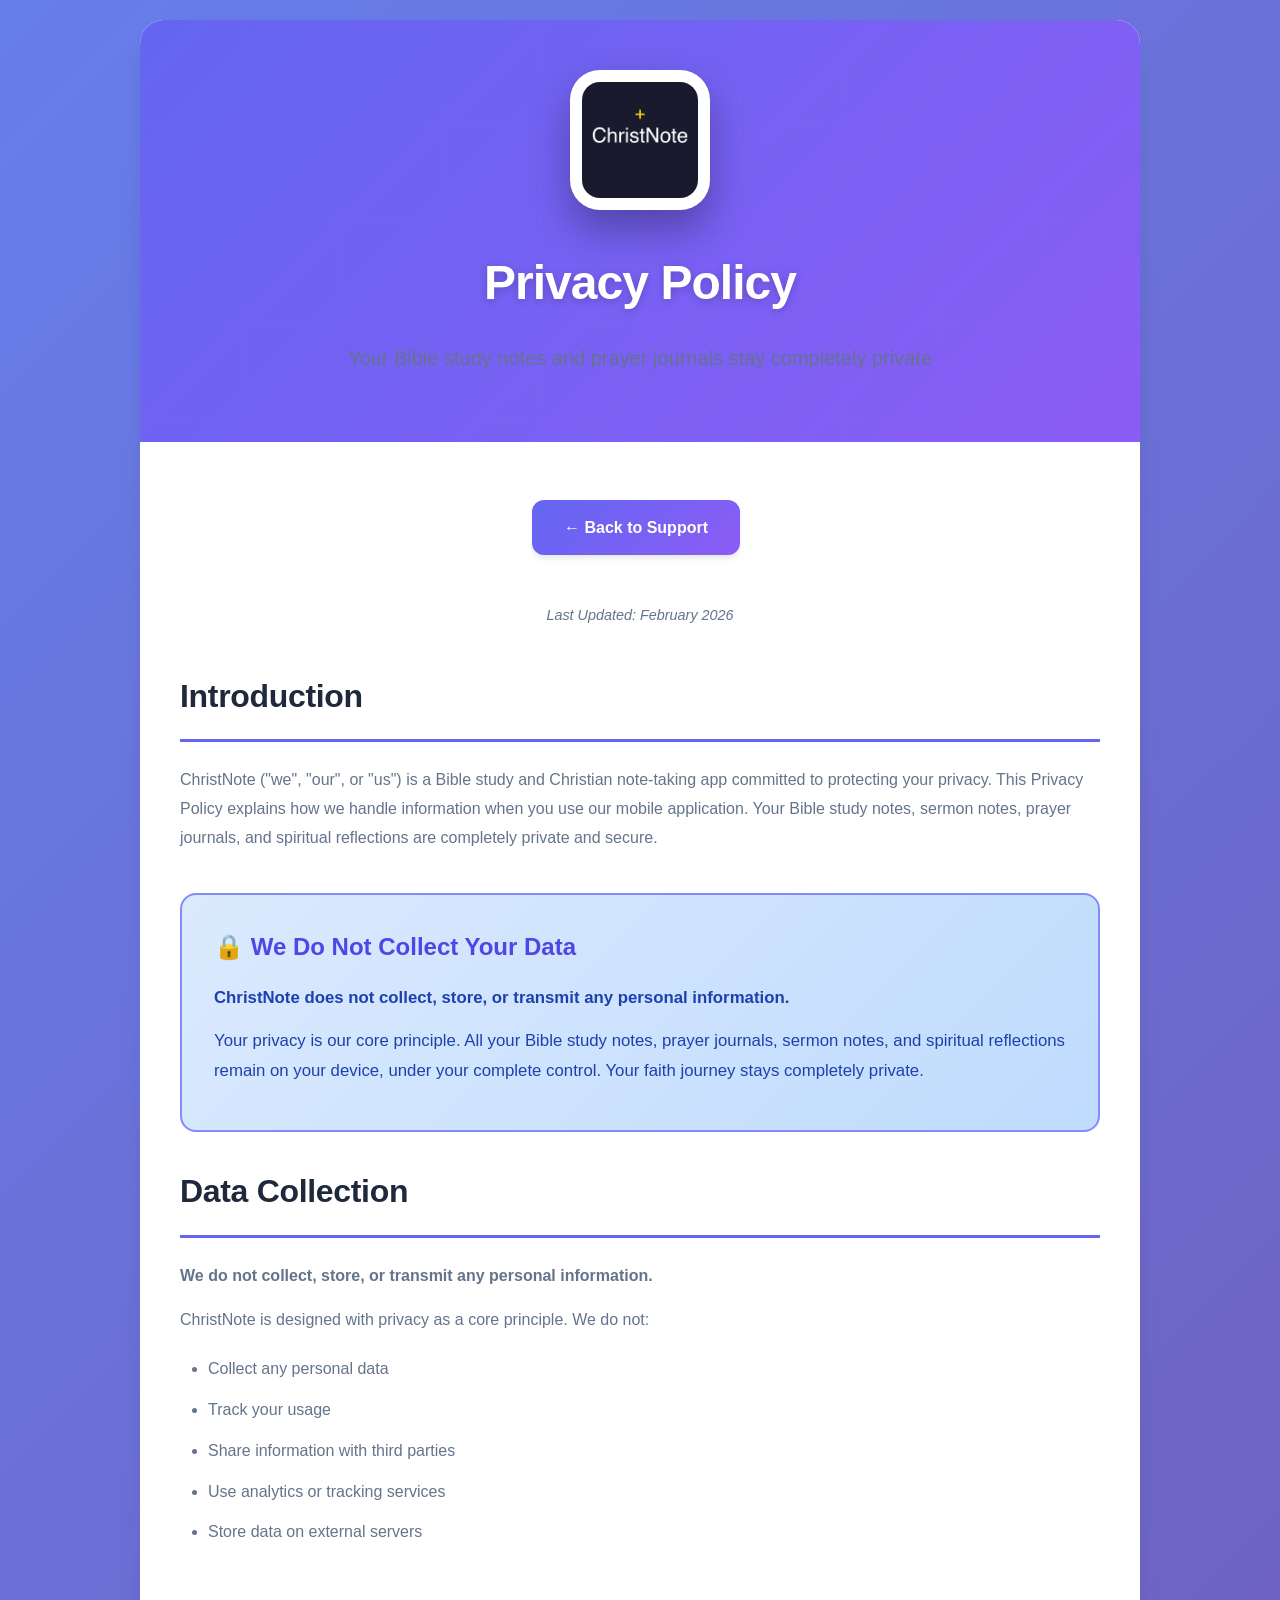
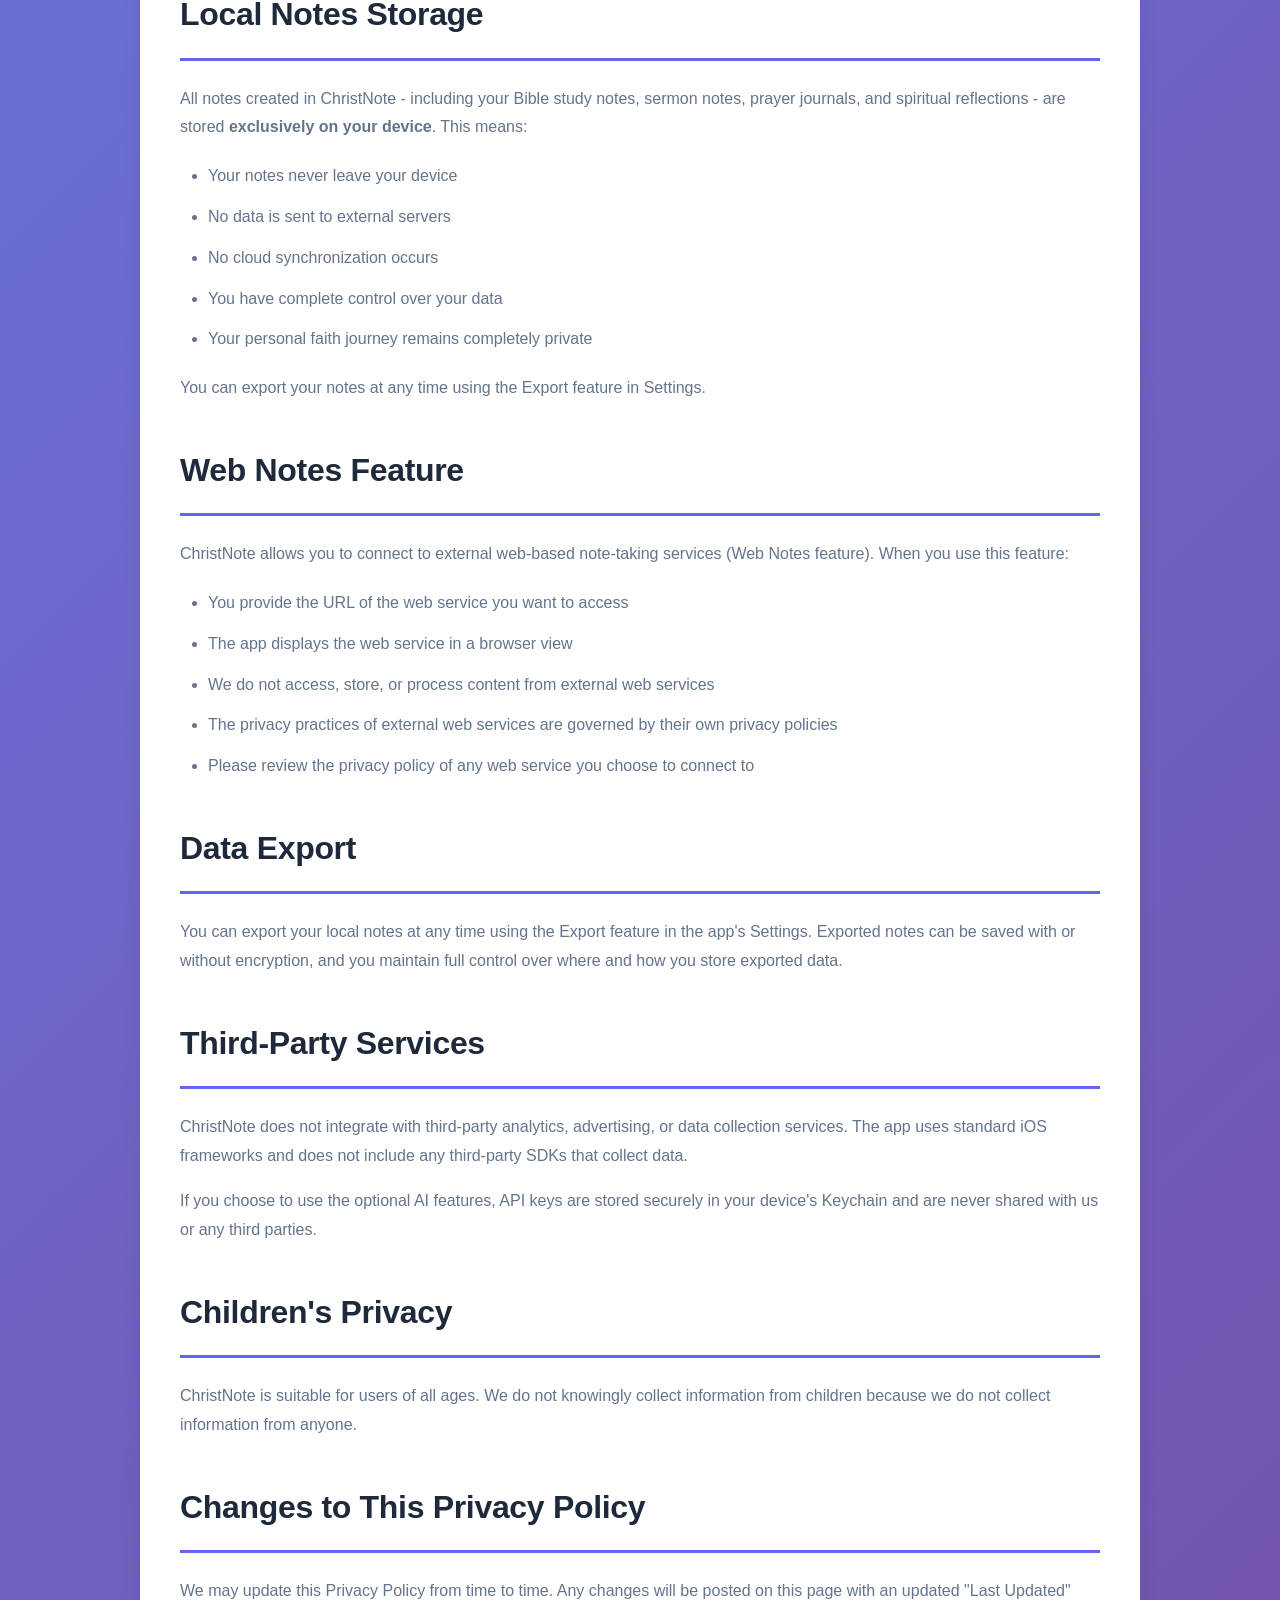
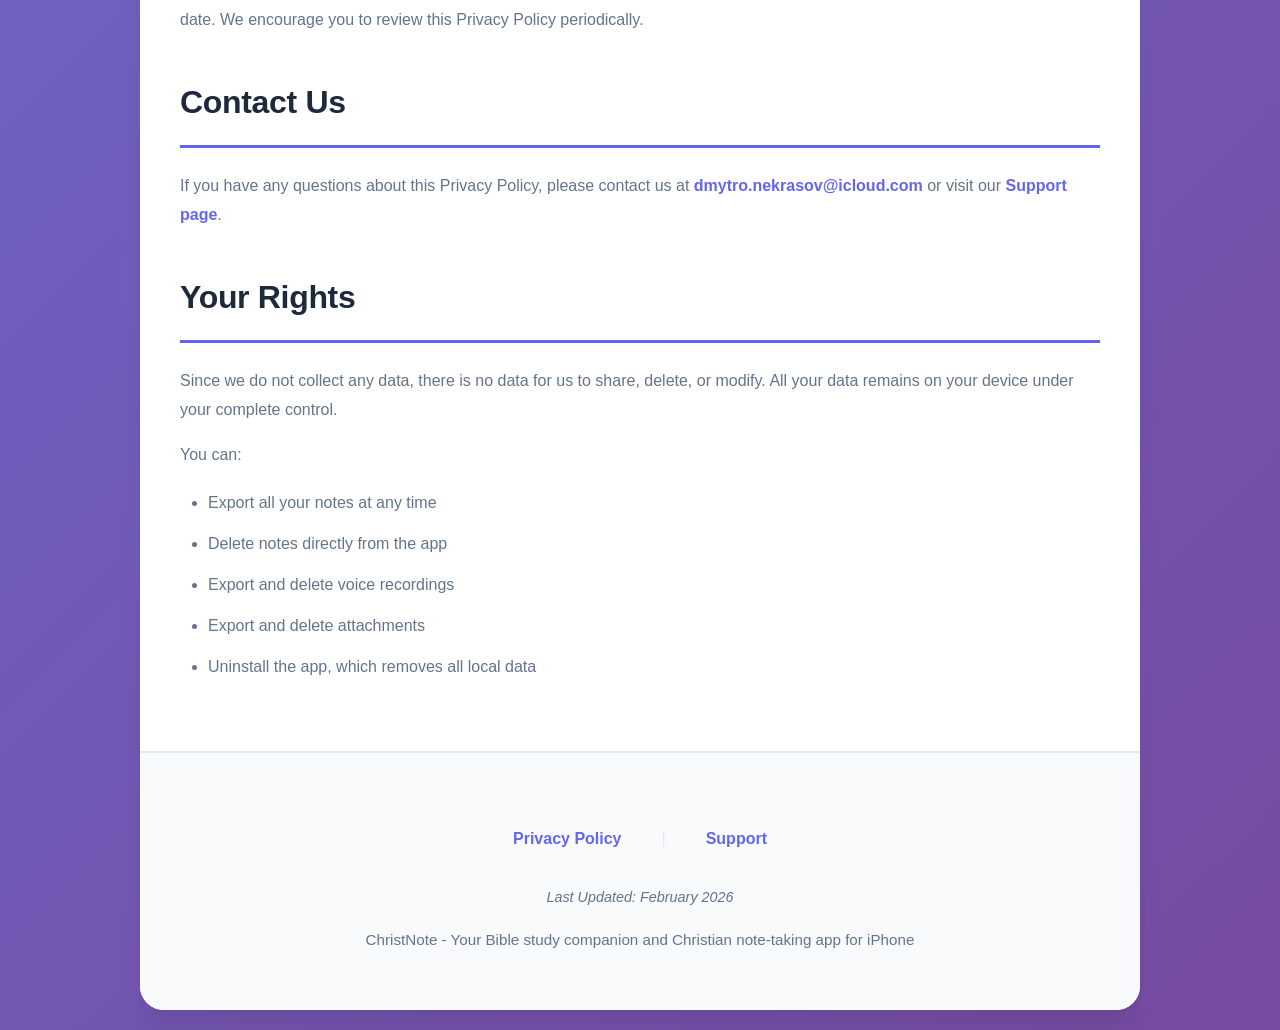
<file: privacy-policy.html>
<!DOCTYPE html>
<html lang="en">
<head>
    <meta charset="UTF-8">
    <meta name="viewport" content="width=device-width, initial-scale=1.0">
    <title>Privacy Policy - ChristNote | Bible Study & Christian Note-Taking App</title>
    <meta name="description" content="Privacy Policy for ChristNote - Your Bible study companion and Christian note-taking app for iPhone.">
    <style>
        * {
            margin: 0;
            padding: 0;
            box-sizing: border-box;
        }
        
        :root {
            --primary-color: #6366f1;
            --primary-dark: #4f46e5;
            --primary-light: #818cf8;
            --secondary-color: #8b5cf6;
            --text-primary: #1e293b;
            --text-secondary: #64748b;
            --bg-light: #f8fafc;
            --bg-white: #ffffff;
            --border-color: #e2e8f0;
            --success-color: #10b981;
            --shadow-sm: 0 1px 2px 0 rgba(0, 0, 0, 0.05);
            --shadow-md: 0 4px 6px -1px rgba(0, 0, 0, 0.1);
            --shadow-lg: 0 10px 15px -3px rgba(0, 0, 0, 0.1);
            --shadow-xl: 0 20px 25px -5px rgba(0, 0, 0, 0.1);
        }
        
        body {
            font-family: -apple-system, BlinkMacSystemFont, 'Segoe UI', Roboto, 'Helvetica Neue', Arial, sans-serif;
            line-height: 1.7;
            color: var(--text-primary);
            background: linear-gradient(135deg, #667eea 0%, #764ba2 100%);
            min-height: 100vh;
            padding: 20px;
            font-size: 16px;
        }
        
        .container {
            max-width: 1000px;
            margin: 0 auto;
            background-color: var(--bg-white);
            border-radius: 24px;
            box-shadow: var(--shadow-xl);
            overflow: hidden;
        }
        
        .header {
            background: linear-gradient(135deg, var(--primary-color) 0%, var(--secondary-color) 100%);
            padding: 50px 40px;
            text-align: center;
            color: white;
            position: relative;
            overflow: hidden;
        }
        
        .header::before {
            content: '';
            position: absolute;
            top: 0;
            left: 0;
            right: 0;
            bottom: 0;
            background: url('data:image/svg+xml,<svg width="100" height="100" xmlns="http://www.w3.org/2000/svg"><defs><pattern id="grid" width="100" height="100" patternUnits="userSpaceOnUse"><path d="M 100 0 L 0 0 0 100" fill="none" stroke="rgba(255,255,255,0.1)" stroke-width="1"/></pattern></defs><rect width="100" height="100" fill="url(%23grid)"/></svg>');
            opacity: 0.3;
        }
        
        .header-content {
            position: relative;
            z-index: 1;
        }
        
        .logo-container {
            margin-bottom: 24px;
        }
        
        .logo {
            width: 140px;
            height: 140px;
            border-radius: 30px;
            box-shadow: 0 20px 40px rgba(0,0,0,0.3);
            background: white;
            padding: 12px;
            transition: transform 0.3s ease;
        }
        
        .logo:hover {
            transform: scale(1.05);
        }
        
        .header h1 {
            font-size: 3em;
            margin-bottom: 12px;
            font-weight: 800;
            letter-spacing: -0.02em;
            text-shadow: 0 2px 8px rgba(0,0,0,0.2);
        }
        
        .header p {
            font-size: 1.25em;
            opacity: 0.95;
            font-weight: 400;
        }
        
        .content {
            padding: 50px 40px;
        }
        
        .section {
            margin-bottom: 40px;
        }
        
        .section:last-child {
            margin-bottom: 0;
        }
        
        h2 {
            color: var(--text-primary);
            font-size: 2em;
            margin-bottom: 24px;
            padding-bottom: 16px;
            border-bottom: 3px solid var(--primary-color);
            font-weight: 700;
            letter-spacing: -0.01em;
        }
        
        h3 {
            color: var(--text-primary);
            font-size: 1.4em;
            margin-bottom: 16px;
            font-weight: 600;
        }
        
        .link {
            color: var(--primary-color);
            text-decoration: none;
            font-weight: 600;
            transition: all 0.2s ease;
            border-bottom: 2px solid transparent;
        }
        
        .link:hover {
            color: var(--primary-dark);
            border-bottom-color: var(--primary-color);
        }
        
        .button {
            display: inline-block;
            padding: 14px 32px;
            background: linear-gradient(135deg, var(--primary-color) 0%, var(--secondary-color) 100%);
            color: white;
            text-decoration: none;
            border-radius: 12px;
            font-weight: 600;
            margin: 8px 8px 8px 0;
            transition: all 0.3s ease;
            box-shadow: var(--shadow-md);
            font-size: 1em;
        }
        
        .button:hover {
            transform: translateY(-2px);
            box-shadow: var(--shadow-lg);
        }
        
        .button:active {
            transform: translateY(0);
        }
        
        .highlight-box {
            background: linear-gradient(135deg, #dbeafe 0%, #bfdbfe 100%);
            border: 2px solid var(--primary-light);
            padding: 32px;
            border-radius: 16px;
            margin: 32px 0;
        }
        
        .highlight-box h3 {
            color: var(--primary-dark);
            margin-bottom: 16px;
            font-size: 1.5em;
            display: flex;
            align-items: center;
            gap: 12px;
        }
        
        .highlight-box p {
            color: #1e40af;
            margin: 12px 0;
            font-weight: 500;
            font-size: 1.05em;
        }
        
        ul {
            padding-left: 28px;
            margin: 20px 0;
        }
        
        li {
            margin: 12px 0;
            color: var(--text-secondary);
            line-height: 1.8;
        }
        
        p {
            margin: 16px 0;
            color: var(--text-secondary);
            line-height: 1.8;
        }
        
        .footer {
            background: var(--bg-light);
            padding: 40px;
            text-align: center;
            border-top: 2px solid var(--border-color);
        }
        
        .footer-links {
            margin: 24px 0;
            display: flex;
            justify-content: center;
            align-items: center;
            gap: 24px;
            flex-wrap: wrap;
        }
        
        .footer-links a {
            color: var(--primary-color);
            text-decoration: none;
            font-weight: 600;
            padding: 8px 16px;
            border-radius: 8px;
            transition: all 0.2s ease;
        }
        
        .footer-links a:hover {
            background: rgba(99, 102, 241, 0.1);
            color: var(--primary-dark);
        }
        
        .footer-links span {
            color: var(--border-color);
        }
        
        .last-updated {
            color: var(--text-secondary);
            font-style: italic;
            font-size: 0.9em;
            margin-top: 24px;
            text-align: center;
        }
        
        .tagline {
            margin-top: 16px;
            color: var(--text-secondary);
            font-size: 0.95em;
            font-weight: 500;
        }
        
        .back-link {
            text-align: center;
            margin-bottom: 40px;
        }
        
        @media (max-width: 768px) {
            body {
                padding: 12px;
            }
            
            .header {
                padding: 40px 24px;
            }
            
            .header h1 {
                font-size: 2.2em;
            }
            
            .header p {
                font-size: 1.1em;
            }
            
            .content {
                padding: 32px 24px;
            }
            
            .section {
                margin-bottom: 32px;
            }
            
            h2 {
                font-size: 1.7em;
            }
            
            .logo {
                width: 120px;
                height: 120px;
            }
        }
        
        @media (max-width: 480px) {
            .header h1 {
                font-size: 1.8em;
            }
        }
    </style>
</head>
<body>
    <div class="container">
        <div class="header">
            <div class="header-content">
                <div class="logo-container">
                    <img src="app-icon.png" alt="ChristNote Logo" class="logo">
                </div>
                <h1>Privacy Policy</h1>
                <p>Your Bible study notes and prayer journals stay completely private</p>
            </div>
        </div>
        
        <div class="content">
            <div class="back-link">
                <a href="index.html" class="button">← Back to Support</a>
            </div>
            
            <div class="section">
                <p class="last-updated">Last Updated: February 2026</p>
            </div>
            
            <div class="section">
                <h2>Introduction</h2>
                <p>ChristNote ("we", "our", or "us") is a Bible study and Christian note-taking app committed to protecting your privacy. This Privacy Policy explains how we handle information when you use our mobile application. Your Bible study notes, sermon notes, prayer journals, and spiritual reflections are completely private and secure.</p>
            </div>

            <div class="section">
                <div class="highlight-box">
                    <h3>🔒 We Do Not Collect Your Data</h3>
                    <p><strong>ChristNote does not collect, store, or transmit any personal information.</strong></p>
                    <p>Your privacy is our core principle. All your Bible study notes, prayer journals, sermon notes, and spiritual reflections remain on your device, under your complete control. Your faith journey stays completely private.</p>
                </div>
                
                <h2>Data Collection</h2>
                <p><strong>We do not collect, store, or transmit any personal information.</strong></p>
                <p>ChristNote is designed with privacy as a core principle. We do not:</p>
                <ul>
                    <li>Collect any personal data</li>
                    <li>Track your usage</li>
                    <li>Share information with third parties</li>
                    <li>Use analytics or tracking services</li>
                    <li>Store data on external servers</li>
                </ul>
            </div>

            <div class="section">
                <h2>Local Notes Storage</h2>
                <p>All notes created in ChristNote - including your Bible study notes, sermon notes, prayer journals, and spiritual reflections - are stored <strong>exclusively on your device</strong>. This means:</p>
                <ul>
                    <li>Your notes never leave your device</li>
                    <li>No data is sent to external servers</li>
                    <li>No cloud synchronization occurs</li>
                    <li>You have complete control over your data</li>
                    <li>Your personal faith journey remains completely private</li>
                </ul>
                <p>You can export your notes at any time using the Export feature in Settings.</p>
            </div>

            <div class="section">
                <h2>Web Notes Feature</h2>
                <p>ChristNote allows you to connect to external web-based note-taking services (Web Notes feature). When you use this feature:</p>
                <ul>
                    <li>You provide the URL of the web service you want to access</li>
                    <li>The app displays the web service in a browser view</li>
                    <li>We do not access, store, or process content from external web services</li>
                    <li>The privacy practices of external web services are governed by their own privacy policies</li>
                    <li>Please review the privacy policy of any web service you choose to connect to</li>
                </ul>
            </div>

            <div class="section">
                <h2>Data Export</h2>
                <p>You can export your local notes at any time using the Export feature in the app's Settings. Exported notes can be saved with or without encryption, and you maintain full control over where and how you store exported data.</p>
            </div>

            <div class="section">
                <h2>Third-Party Services</h2>
                <p>ChristNote does not integrate with third-party analytics, advertising, or data collection services. The app uses standard iOS frameworks and does not include any third-party SDKs that collect data.</p>
                <p style="margin-top: 16px;">If you choose to use the optional AI features, API keys are stored securely in your device's Keychain and are never shared with us or any third parties.</p>
            </div>

            <div class="section">
                <h2>Children's Privacy</h2>
                <p>ChristNote is suitable for users of all ages. We do not knowingly collect information from children because we do not collect information from anyone.</p>
            </div>

            <div class="section">
                <h2>Changes to This Privacy Policy</h2>
                <p>We may update this Privacy Policy from time to time. Any changes will be posted on this page with an updated "Last Updated" date. We encourage you to review this Privacy Policy periodically.</p>
            </div>

            <div class="section">
                <h2>Contact Us</h2>
                <p>If you have any questions about this Privacy Policy, please contact us at <a href="mailto:dmytro.nekrasov@icloud.com" class="link">dmytro.nekrasov@icloud.com</a> or visit our <a href="index.html" class="link">Support page</a>.</p>
            </div>

            <div class="section">
                <h2>Your Rights</h2>
                <p>Since we do not collect any data, there is no data for us to share, delete, or modify. All your data remains on your device under your complete control.</p>
                <p style="margin-top: 16px;">You can:</p>
                <ul>
                    <li>Export all your notes at any time</li>
                    <li>Delete notes directly from the app</li>
                    <li>Export and delete voice recordings</li>
                    <li>Export and delete attachments</li>
                    <li>Uninstall the app, which removes all local data</li>
                </ul>
            </div>
        </div>
        
        <div class="footer">
            <div class="footer-links">
                <a href="privacy-policy.html">Privacy Policy</a>
                <span>|</span>
                <a href="index.html">Support</a>
            </div>
            <p class="last-updated">Last Updated: February 2026</p>
            <p class="tagline">ChristNote - Your Bible study companion and Christian note-taking app for iPhone</p>
        </div>
    </div>
</body>
</html>
</file>
<file: style.css>
/* A new stylesheet for a fresh look. */
body {
    font-family: sans-serif;
    line-height: 1.6;
    margin: 0;
    padding: 0;
    background: #f4f4f4;
    color: #333;
}

.container {
    width: 80%;
    margin: auto;
    overflow: hidden;
    padding: 20px 0;
}

.header, .footer {
    background: #333;
    color: #fff;
    text-align: center;
    padding: 1rem 0;
}

.header h1 {
    margin: 0;
}

.main {
    padding: 20px;
    background: #fff;
}

.footer p {
    margin: 0;
}

.qa-section {
    margin-top: 20px;
}

.qa-item {
    margin-bottom: 15px;
    border-bottom: 1px solid #eee;
    padding-bottom: 15px;
}

.qa-question {
    font-weight: bold;
}

.qa-answer {
    margin-top: 5px;
}
</file>
